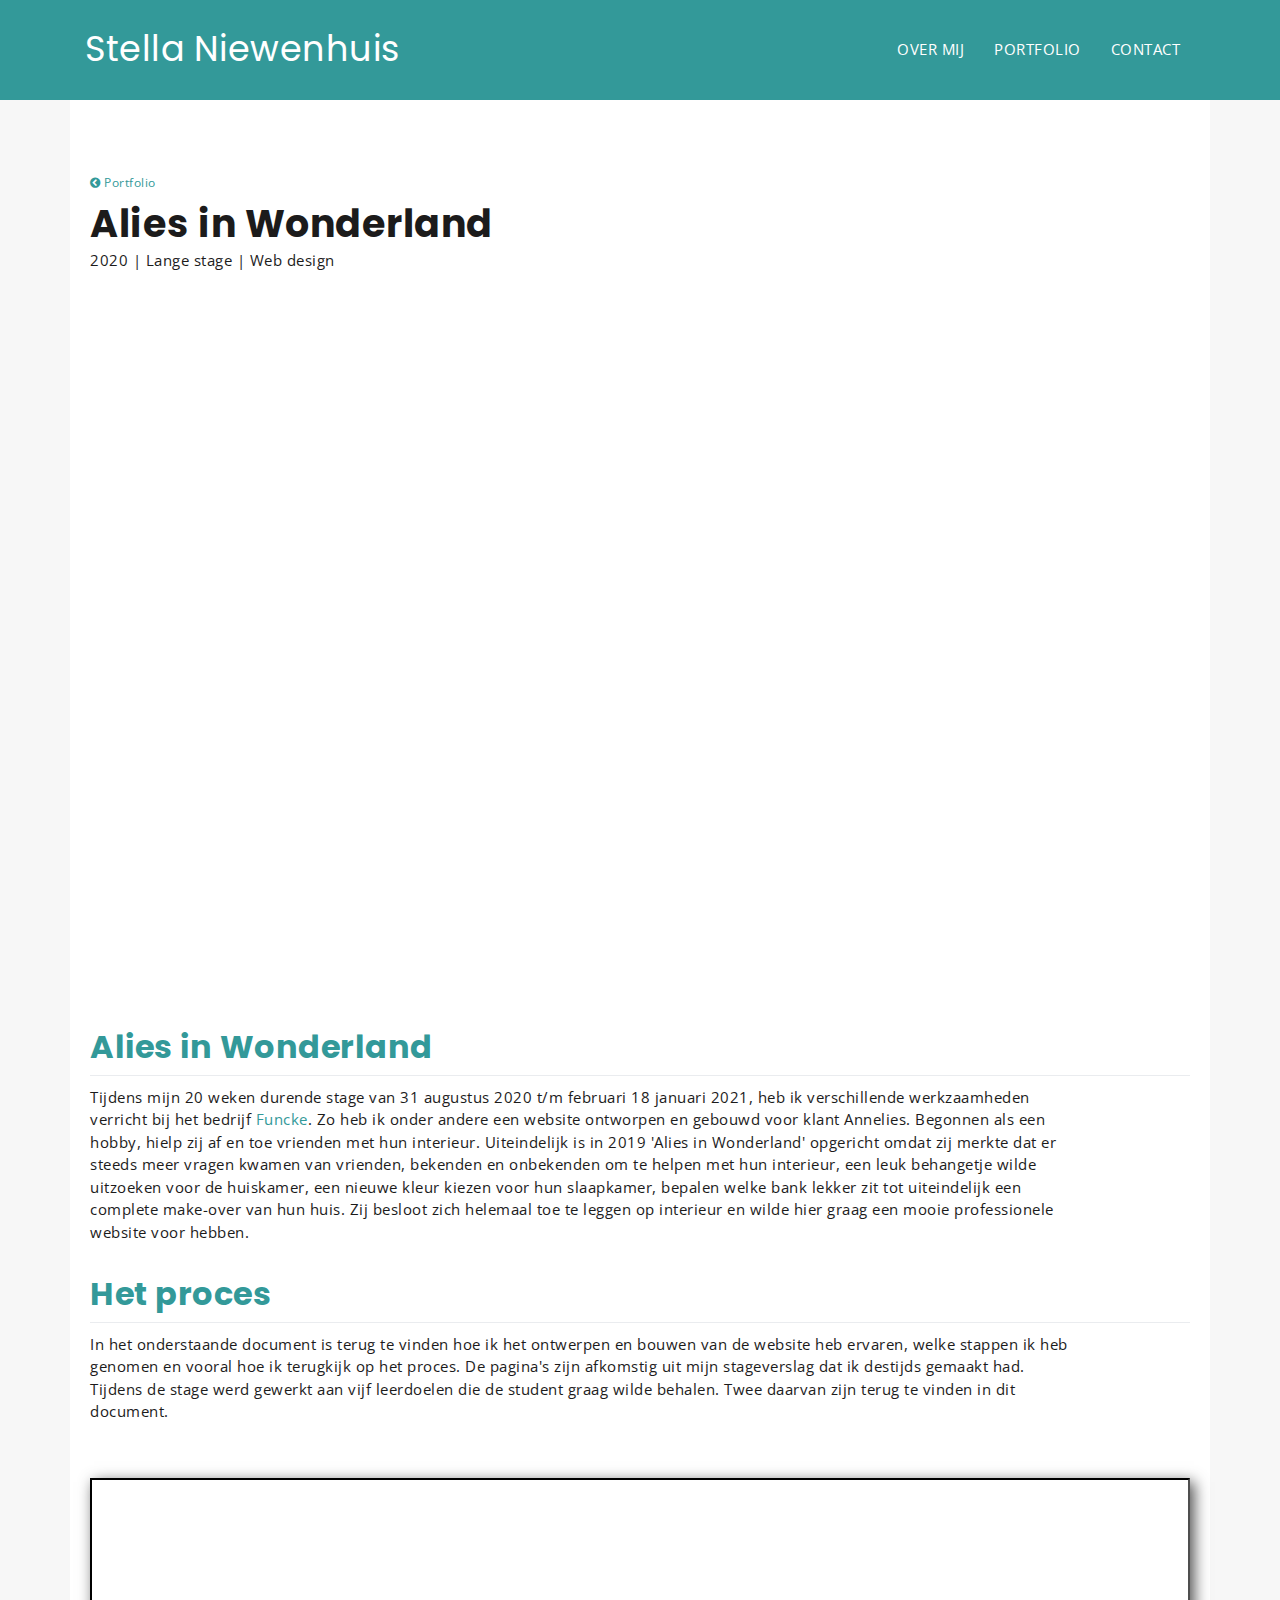
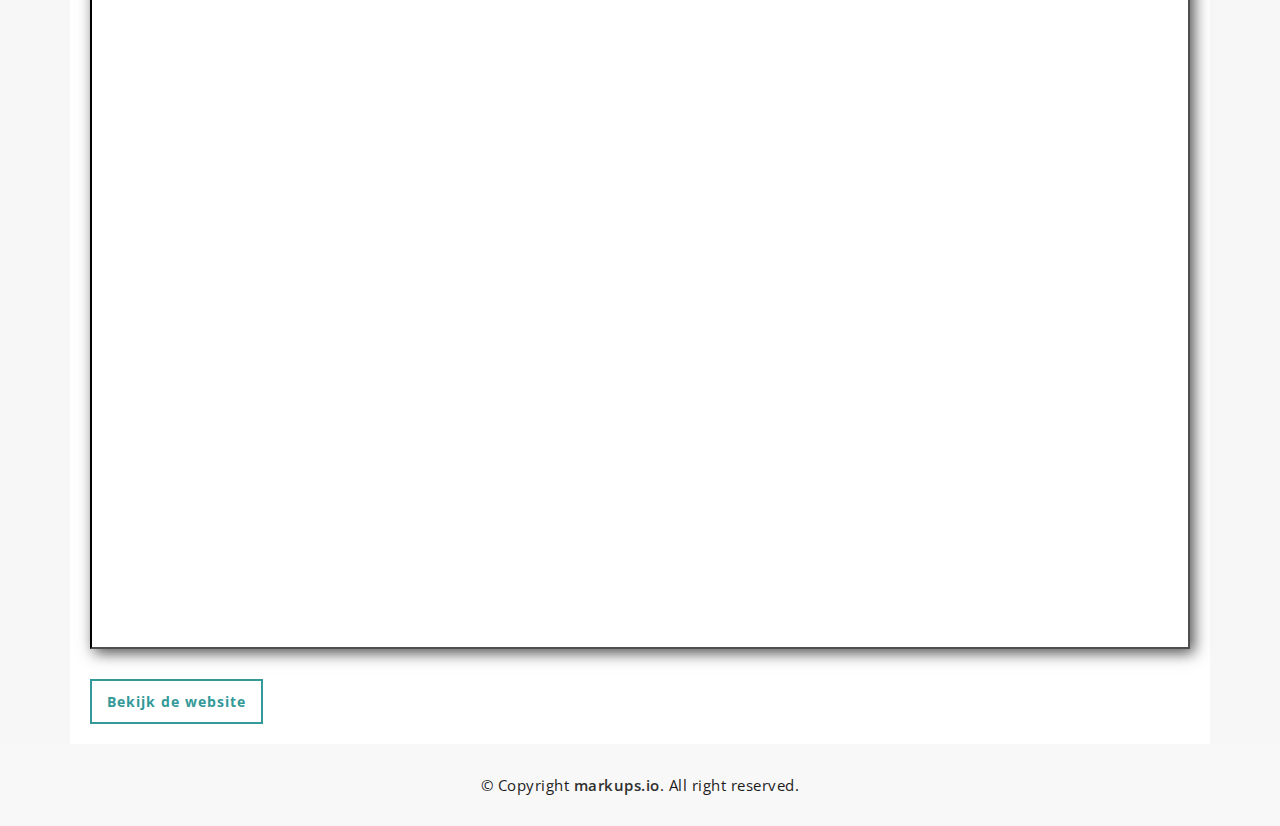
<file: alies.html>
<!DOCTYPE html>
<html lang="nl">

<head>
    <meta charset="utf-8">
    <meta http-equiv="X-UA-Compatible" content="IE=edge">
    <meta name="viewport" content="width=device-width, initial-scale=1">
    <!-- The above 3 meta tags *must* come first in the head; any other head content must come *after* these tags -->
    <title>Stella: Portfolio</title>
    <!-- Favicon -->
    <link rel="shortcut icon" type="image/icon" href="assets/images/favicon.ico" />
    <!-- Font Awesome -->
    <link href="https://maxcdn.bootstrapcdn.com/font-awesome/4.6.3/css/font-awesome.min.css" rel="stylesheet">
    <!-- Bootstrap -->
    <link href="assets/css/bootstrap.min.css" rel="stylesheet">
    <!-- Slick slider -->
    <link href="assets/css/slick.css" rel="stylesheet">
    <!-- Gallery Lightbox -->
    <link href="assets/css/magnific-popup.css" rel="stylesheet">
    <!-- Theme color -->
    <link id="switcher" href="assets/css/theme-color/default-theme.css" rel="stylesheet">

    <!-- Main Style -->
    <link href="style.css" rel="stylesheet">

    <!-- Fonts -->

    <!-- Open Sans for body font -->
    <link href="https://fonts.googleapis.com/css?family=Open+Sans:300,400,400i,600,700,800" rel="stylesheet">
    <!-- Poppins for Title -->
    <link href="https://fonts.googleapis.com/css?family=Poppins" rel="stylesheet">



    <!-- HTML5 shim and Respond.js for IE8 support of HTML5 elements and media queries -->
    <!-- WARNING: Respond.js doesn't work if you view the page via file:// -->
    <!--[if lt IE 9]>
      <script src="https://oss.maxcdn.com/html5shiv/3.7.2/html5shiv.min.js"></script>
      <script src="https://oss.maxcdn.com/respond/1.4.2/respond.min.js"></script>
    <![endif]-->
</head>

<body>

    <!-- Start Header -->
    <header id="mu-header" class="mu-header-work" role="banner">
        <div class="container">
            <nav class="navbar navbar-default mu-navbar">
                <div class="container-fluid">
                    <!-- Brand and toggle get grouped for better mobile display -->
                    <div class="navbar-header">
                        <button type="button" class="navbar-toggle collapsed" data-toggle="collapse" data-target="#bs-example-navbar-collapse-1" aria-expanded="false">
                            <span class="sr-only">Toggle navigation</span>
                            <span class="icon-bar"></span>
                            <span class="icon-bar"></span>
                            <span class="icon-bar"></span>
                        </button>

                        <!-- Text Logo -->
                        <a class="navbar-brand" href="index.html">Stella Niewenhuis</a>

                    </div>

                    <!-- Collect the nav links, forms, and other content for toggling -->
                    <div class="collapse navbar-collapse" id="bs-example-navbar-collapse-1">
                        <ul class="nav navbar-nav mu-menu navbar-right">
                            <!--                    <li><a href="#">HOME</a></li>-->
                            <li><a href="index.html#mu-about">OVER MIJ</a></li>
                            <!--                            <li><a href="/index.html#mu-service">SERVICES</a></li>-->
                            <li><a href="index.html#mu-portfolio">PORTFOLIO</a></li>
                            <!--                    <li><a href="#mu-testimonials">TESTIMONIALS</a></li>-->
                            <li><a href="index.html#mu-contact">CONTACT</a></li>
                        </ul>
                    </div><!-- /.navbar-collapse -->
                </div><!-- /.container-fluid -->
            </nav>
        </div>
    </header>
    <!-- End Header -->
    <!-- Start text work -->
    <main role="main">
        <!-- Start About -->
        <section id="mu-about">
            <div class="container">



                <div class="row">
                    <div class="col-md-12">


                        <div class="mu-about-content">
                            <div class="text-work">


                                <a href="index.html#mu-portfolio"><i class="fa fa-chevron-circle-left"></i> Portfolio</a>


                                <h1>Alies in Wonderland</h1>
                                <p>2020 | Lange stage | Web design</p>
                            </div>
                            <div style="position: relative; padding-bottom: 61.120543293718164%; height: 0;"><iframe src="https://www.youtube.com/embed/MW3WKpGxuX8" frameborder="0" webkitallowfullscreen mozallowfullscreen allowfullscreen style="position: absolute; top: 0; left: 0; width: 100%; height: 100%;"></iframe></div>


                            <br>
                            <br>
                            <h2>Alies in Wonderland</h2>
                            <p>Tijdens mijn 20 weken durende stage van 31 augustus 2020 t/m februari 18 januari 2021, heb ik verschillende werkzaamheden verricht bij het bedrijf
                                <a href="https://funcke.nl/" target="_blank" class="link">Funcke</a>. Zo heb ik onder andere een website ontworpen en gebouwd voor klant Annelies. Begonnen als een hobby, hielp zij af en toe vrienden met hun interieur. Uiteindelijk is in 2019 'Alies in Wonderland' opgericht omdat zij merkte dat er steeds meer vragen kwamen van vrienden, bekenden en onbekenden om te helpen met hun interieur, een leuk behangetje wilde uitzoeken voor de huiskamer, een nieuwe kleur kiezen voor hun slaapkamer, bepalen welke bank lekker zit tot uiteindelijk een complete make-over van hun huis. Zij besloot zich helemaal toe te leggen op interieur en wilde hier graag een mooie professionele website voor hebben. </p>
                            <br>
                            <h2>Het proces</h2>
                            <p>In het onderstaande document is terug te vinden hoe ik het ontwerpen en bouwen van de website heb ervaren, welke stappen ik heb genomen en vooral hoe ik terugkijk op het proces. De pagina's zijn afkomstig uit mijn stageverslag dat ik destijds gemaakt had. Tijdens de stage werd gewerkt aan vijf leerdoelen die de student graag wilde behalen. Twee daarvan zijn terug te vinden in dit document.</p>
                            <br>
                            <br>

                            <!--                           bron: /*https://codepen.io/alxfyv/pen/qQEPxP*/-->
                            <div id="Iframe-Master-CC-and-Rs" class=" set-padding set-border set-box-shadow center-block-horiz">
                                <div class="responsive-wrapper
     responsive-wrapper-wxh-572x612" style="-webkit-overflow-scrolling: touch; overflow: auto;">

                                    <iframe src="assets/media/alies-in-wonderland.pdf">
                                        <p style="font-size: 110%;"><em><strong>ERROR: </strong>
                                                An &#105;frame should be displayed here but your browser version does not support &#105;frames. </em>Please update your browser to its most recent version and try again.</p>
                                    </iframe>


                                </div>

                            </div>
                            <a href="https://www.aliesinwonderland-interieur.nl/" target="_blank" class="mu-resume-btn">Bekijk de website</a>

                        </div>



                    </div>
                </div>
            </div>
        </section>
    </main>
    <!-- Start footer -->
    <footer id="mu-footer" role="contentinfo">
        <div class="container">
            <div class="mu-footer-area">
                <p class="mu-copy-right">&copy; Copyright <a rel="nofollow" href="http://markups.io">markups.io</a>. All right reserved.</p>
            </div>
        </div>

    </footer>
    <!-- End footer -->



    <!-- jQuery library -->
    <script src="https://ajax.googleapis.com/ajax/libs/jquery/1.11.3/jquery.min.js"></script>
    <!-- Include all compiled plugins (below), or include individual files as needed -->
    <!-- Bootstrap -->
    <script src="assets/js/bootstrap.min.js"></script>
    <!-- Slick slider -->
    <script type="text/javascript" src="assets/js/slick.min.js"></script>
    <!-- Filterable Gallery js -->
    <script type="text/javascript" src="assets/js/jquery.filterizr.min.js"></script>
    <!-- Gallery Lightbox -->
    <script type="text/javascript" src="assets/js/jquery.magnific-popup.min.js"></script>
    <!-- Ajax contact form  -->
    <script type="text/javascript" src="assets/js/app.js"></script>
    <!-- Featured Slider -->
    <script type="text/javascript" src="assets/js/typed.min.js"></script>
    <!-- On scroll JS  -->
    <script src="assets/js/jquery.appear.js"></script>
    <!-- Progress Bar -->
    <script type="text/javascript" src="assets/js/jquery.lineProgressbar.js"></script>


    <!-- Custom js -->
    <script type="text/javascript" src="assets/js/custom.js"></script>




</body>

</html>
</file>
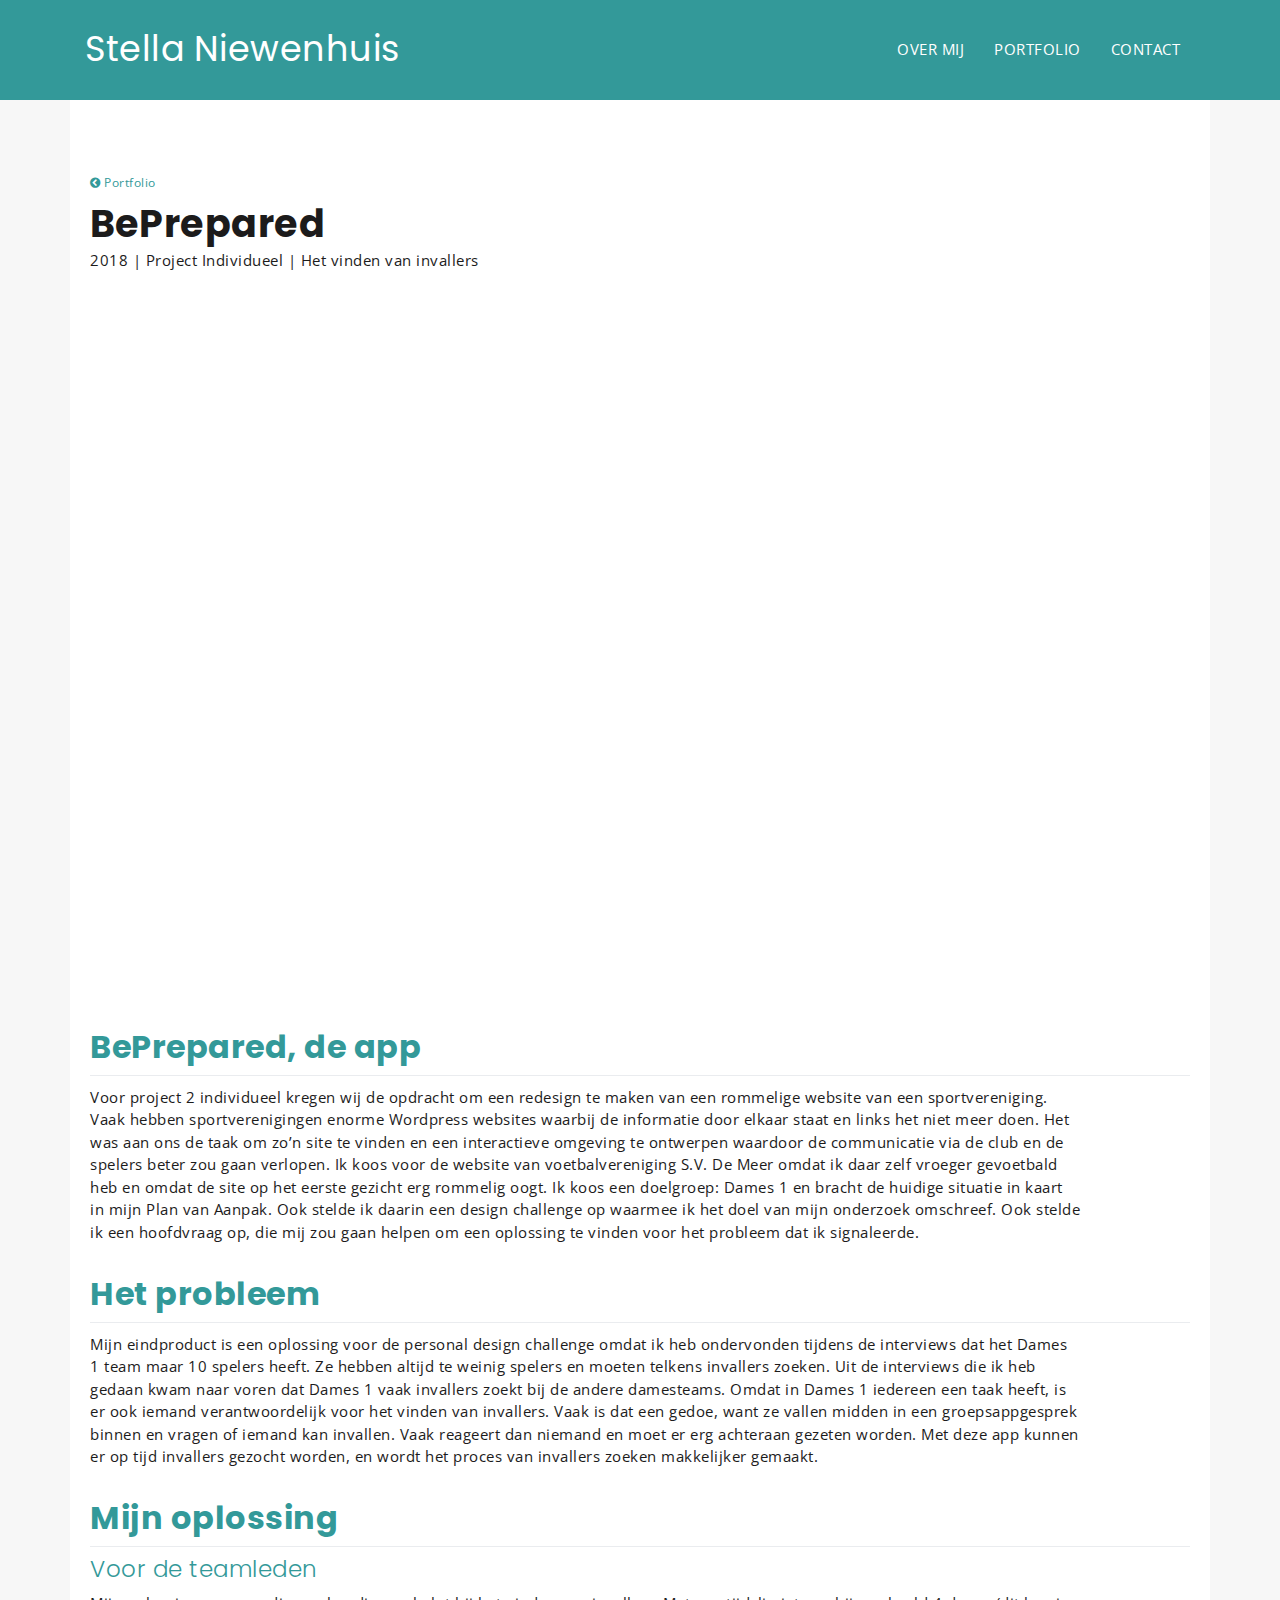
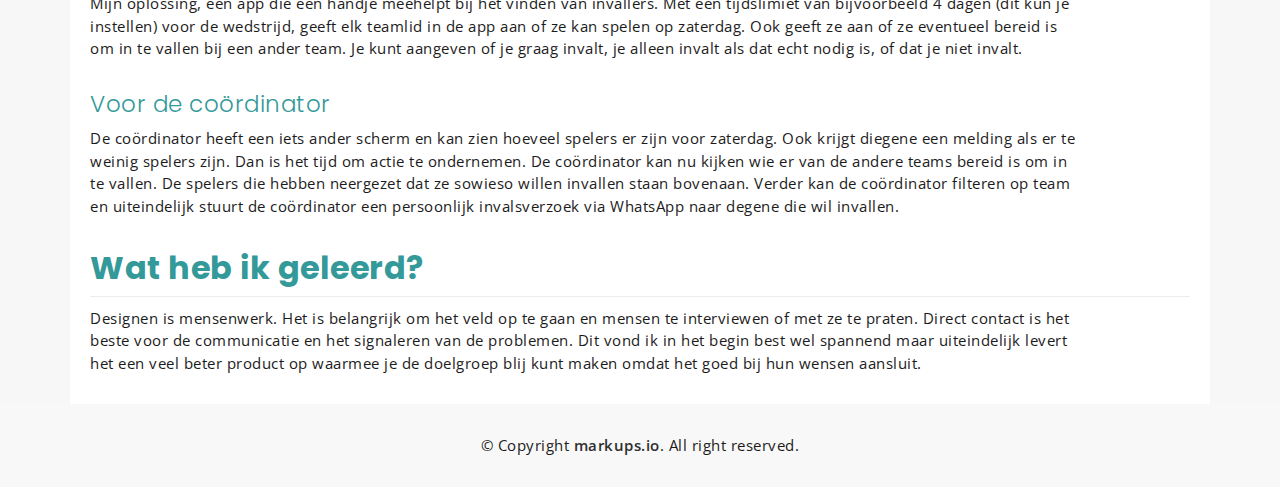
<file: beprepared.html>
<!DOCTYPE html>
<html lang="nl">

<head>
    <meta charset="utf-8">
    <meta http-equiv="X-UA-Compatible" content="IE=edge">
    <meta name="viewport" content="width=device-width, initial-scale=1">
    <!-- The above 3 meta tags *must* come first in the head; any other head content must come *after* these tags -->
    <title>Stella: Portfolio</title>
    <!-- Favicon -->
    <link rel="shortcut icon" type="image/icon" href="assets/images/favicon.ico" />
    <!-- Font Awesome -->
    <link href="https://maxcdn.bootstrapcdn.com/font-awesome/4.6.3/css/font-awesome.min.css" rel="stylesheet">
    <!-- Bootstrap -->
    <link href="assets/css/bootstrap.min.css" rel="stylesheet">
    <!-- Slick slider -->
    <link href="assets/css/slick.css" rel="stylesheet">
    <!-- Gallery Lightbox -->
    <link href="assets/css/magnific-popup.css" rel="stylesheet">
    <!-- Theme color -->
    <link id="switcher" href="assets/css/theme-color/default-theme.css" rel="stylesheet">

    <!-- Main Style -->
    <link href="style.css" rel="stylesheet">

    <!-- Fonts -->

    <!-- Open Sans for body font -->
    <link href="https://fonts.googleapis.com/css?family=Open+Sans:300,400,400i,600,700,800" rel="stylesheet">
    <!-- Poppins for Title -->
    <link href="https://fonts.googleapis.com/css?family=Poppins" rel="stylesheet">



    <!-- HTML5 shim and Respond.js for IE8 support of HTML5 elements and media queries -->
    <!-- WARNING: Respond.js doesn't work if you view the page via file:// -->
    <!--[if lt IE 9]>
      <script src="https://oss.maxcdn.com/html5shiv/3.7.2/html5shiv.min.js"></script>
      <script src="https://oss.maxcdn.com/respond/1.4.2/respond.min.js"></script>
    <![endif]-->
</head>

<body>

    <!-- Start Header -->
    <header id="mu-header" class="mu-header-work" role="banner">
        <div class="container">
            <nav class="navbar navbar-default mu-navbar">
                <div class="container-fluid">
                    <!-- Brand and toggle get grouped for better mobile display -->
                    <div class="navbar-header">
                        <button type="button" class="navbar-toggle collapsed" data-toggle="collapse" data-target="#bs-example-navbar-collapse-1" aria-expanded="false">
                            <span class="sr-only">Toggle navigation</span>
                            <span class="icon-bar"></span>
                            <span class="icon-bar"></span>
                            <span class="icon-bar"></span>
                        </button>

                        <!-- Text Logo -->
                        <a class="navbar-brand" href="index.html">Stella Niewenhuis</a>

                    </div>

                    <!-- Collect the nav links, forms, and other content for toggling -->
                    <div class="collapse navbar-collapse" id="bs-example-navbar-collapse-1">
                        <ul class="nav navbar-nav mu-menu navbar-right">
                            <!--                    <li><a href="#">HOME</a></li>-->
                            <li><a href="index.html#mu-about">OVER MIJ</a></li>
                            <!--                            <li><a href="/index.html#mu-service">SERVICES</a></li>-->
                            <li><a href="index.html#mu-portfolio">PORTFOLIO</a></li>
                            <!--                    <li><a href="#mu-testimonials">TESTIMONIALS</a></li>-->
                            <li><a href="index.html#mu-contact">CONTACT</a></li>
                        </ul>
                    </div><!-- /.navbar-collapse -->
                </div><!-- /.container-fluid -->
            </nav>
        </div>
    </header>
    <!-- End Header -->
    <!-- Start text work -->
    <main role="main">
        <!-- Start About -->
        <section id="mu-about">
            <div class="container">




                <div class="mu-about-content">
                    <div class="row">
                        <div class="col-md-12">


                            <div class="text-work">


                                <a href="index.html#mu-portfolio"><i class="fa fa-chevron-circle-left"></i> Portfolio</a>


                                <h1>BePrepared</h1>
                                <p>2018 | Project Individueel | Het vinden van invallers </p>
                            </div>
                            <div style="position: relative; padding-bottom: 61.120543293718164%; height: 0;"><iframe src="https://www.youtube.com/embed/7h0DDsKLP94" frameborder="0" webkitallowfullscreen mozallowfullscreen allowfullscreen style="position: absolute; top: 0; left: 0; width: 100%; height: 100%;"></iframe></div>
                            <br>
                            <br>
                            <h2>BePrepared, de app</h2>
                            <p>Voor project 2 individueel kregen wij de opdracht om een redesign te maken van een rommelige website van een sportvereniging. Vaak hebben sportverenigingen enorme Wordpress websites waarbij de informatie door elkaar staat en links het niet meer doen. Het was aan ons de taak om zo’n site te vinden en een interactieve omgeving te ontwerpen waardoor de communicatie via de club en de spelers beter zou gaan verlopen. Ik koos voor de website van voetbalvereniging S.V. De Meer omdat ik daar zelf vroeger gevoetbald heb en omdat de site op het eerste gezicht erg rommelig oogt.
                                Ik koos een doelgroep: Dames 1 en bracht de huidige situatie in kaart in mijn Plan van Aanpak. Ook stelde ik daarin een design challenge op waarmee ik het doel van mijn onderzoek omschreef. Ook stelde ik een hoofdvraag op, die mij zou gaan helpen om een oplossing te vinden voor het probleem dat ik signaleerde.</p>
                            <br>
                            <h2>Het probleem</h2>
                            <p>Mijn eindproduct is een oplossing voor de personal design challenge omdat ik heb ondervonden tijdens de interviews dat het Dames 1 team maar 10 spelers heeft. Ze hebben altijd te weinig spelers en moeten telkens invallers zoeken. Uit de interviews die ik heb gedaan kwam naar voren dat Dames 1 vaak invallers zoekt bij de andere damesteams. Omdat in Dames 1 iedereen een taak heeft, is er ook iemand verantwoordelijk voor het vinden van invallers. Vaak is dat een gedoe, want ze vallen midden in een groepsappgesprek binnen en vragen of iemand kan invallen. Vaak reageert dan niemand en moet er erg achteraan gezeten worden. Met deze app kunnen er op tijd invallers gezocht worden, en wordt het proces van invallers zoeken makkelijker gemaakt.</p>
                            <br>
                            <h2>Mijn oplossing</h2>

                            <h3 id="kopjes">Voor de teamleden</h3>
                            <p>Mijn oplossing, een app die een handje meehelpt bij het vinden van invallers. Met een tijdslimiet van bijvoorbeeld 4 dagen (dit kun je instellen) voor de wedstrijd, geeft elk teamlid in de app aan of ze kan spelen op zaterdag. Ook geeft ze aan of ze eventueel bereid is om in te vallen bij een ander team. Je kunt aangeven of je graag invalt, je alleen invalt als dat echt nodig is, of dat je niet invalt.
                                <br>
                                <br>
                                <h3 id="kopjes">Voor de coördinator </h3>
                                <p>De coördinator heeft een iets ander scherm en kan zien hoeveel spelers er zijn voor zaterdag. Ook krijgt diegene een melding als er te weinig spelers zijn. Dan is het tijd om actie te ondernemen. De coördinator kan nu kijken wie er van de andere teams bereid is om in te vallen. De spelers die hebben neergezet dat ze sowieso willen invallen staan bovenaan. Verder kan de coördinator filteren op team en uiteindelijk stuurt de coördinator een persoonlijk invalsverzoek via WhatsApp naar degene die wil invallen.</p>
                                <br>
                                <h2>Wat heb ik geleerd?</h2>
                                <p>Designen is mensenwerk. Het is belangrijk om het veld op te gaan en mensen te interviewen of met ze te praten. Direct contact is het beste voor de communicatie en het signaleren van de problemen. Dit vond ik in het begin best wel spannend maar uiteindelijk levert het een veel beter product op waarmee je de doelgroep blij kunt maken omdat het goed bij hun wensen aansluit. </p>

                        </div>
                    </div>
                </div>

            </div>



        </section>

    </main>

    <!-- Start footer -->
    <footer id="mu-footer" role="contentinfo">
        <div class="container">
            <div class="mu-footer-area">
                <p class="mu-copy-right">&copy; Copyright <a rel="nofollow" href="http://markups.io">markups.io</a>. All right reserved.</p>
            </div>
        </div>

    </footer>
    <!-- End footer -->



    <!-- jQuery library -->
    <script src="https://ajax.googleapis.com/ajax/libs/jquery/1.11.3/jquery.min.js"></script>
    <!-- Include all compiled plugins (below), or include individual files as needed -->
    <!-- Bootstrap -->
    <script src="assets/js/bootstrap.min.js"></script>
    <!-- Slick slider -->
    <script type="text/javascript" src="assets/js/slick.min.js"></script>
    <!-- Filterable Gallery js -->
    <script type="text/javascript" src="assets/js/jquery.filterizr.min.js"></script>
    <!-- Gallery Lightbox -->
    <script type="text/javascript" src="assets/js/jquery.magnific-popup.min.js"></script>
    <!-- Ajax contact form  -->
    <script type="text/javascript" src="assets/js/app.js"></script>
    <!-- Featured Slider -->
    <script type="text/javascript" src="assets/js/typed.min.js"></script>
    <!-- On scroll JS  -->
    <script src="assets/js/jquery.appear.js"></script>
    <!-- Progress Bar -->
    <script type="text/javascript" src="assets/js/jquery.lineProgressbar.js"></script>


    <!-- Custom js -->
    <script type="text/javascript" src="assets/js/custom.js"></script>


</body>

</html>
</file>
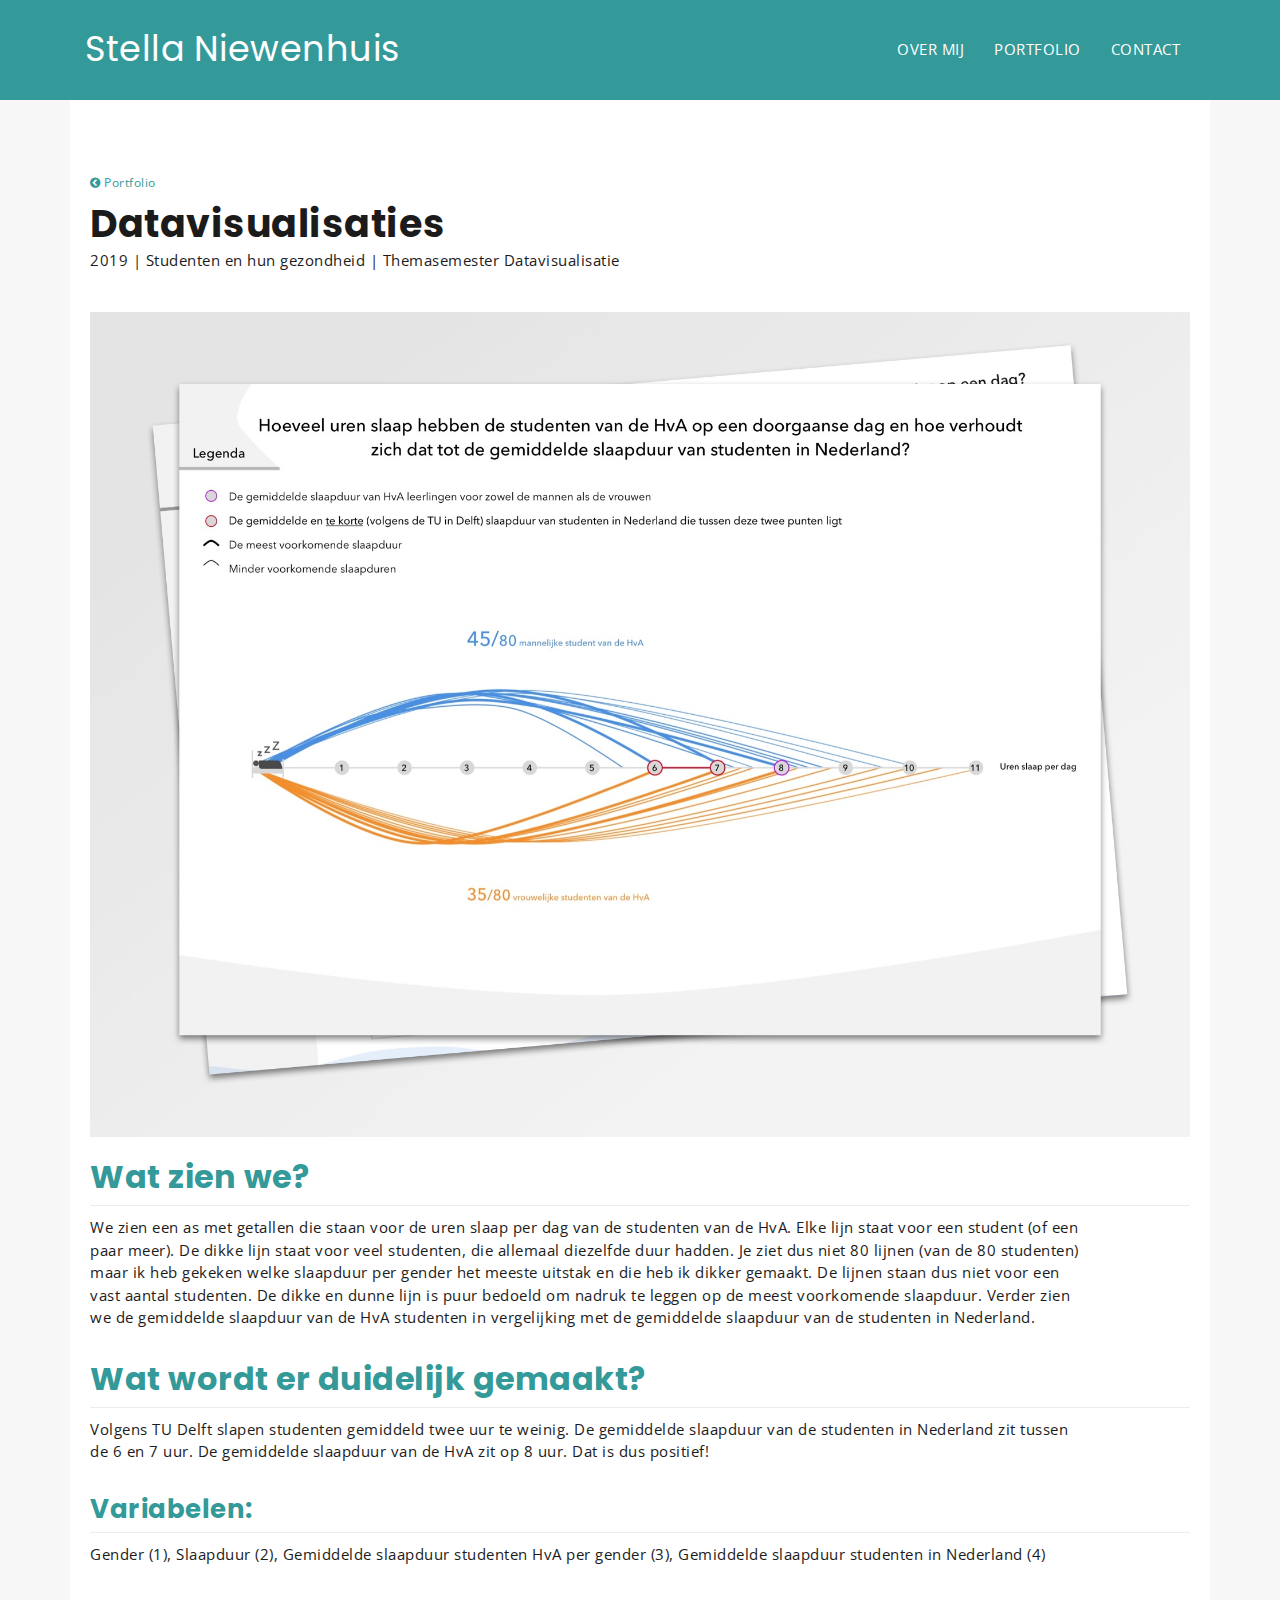
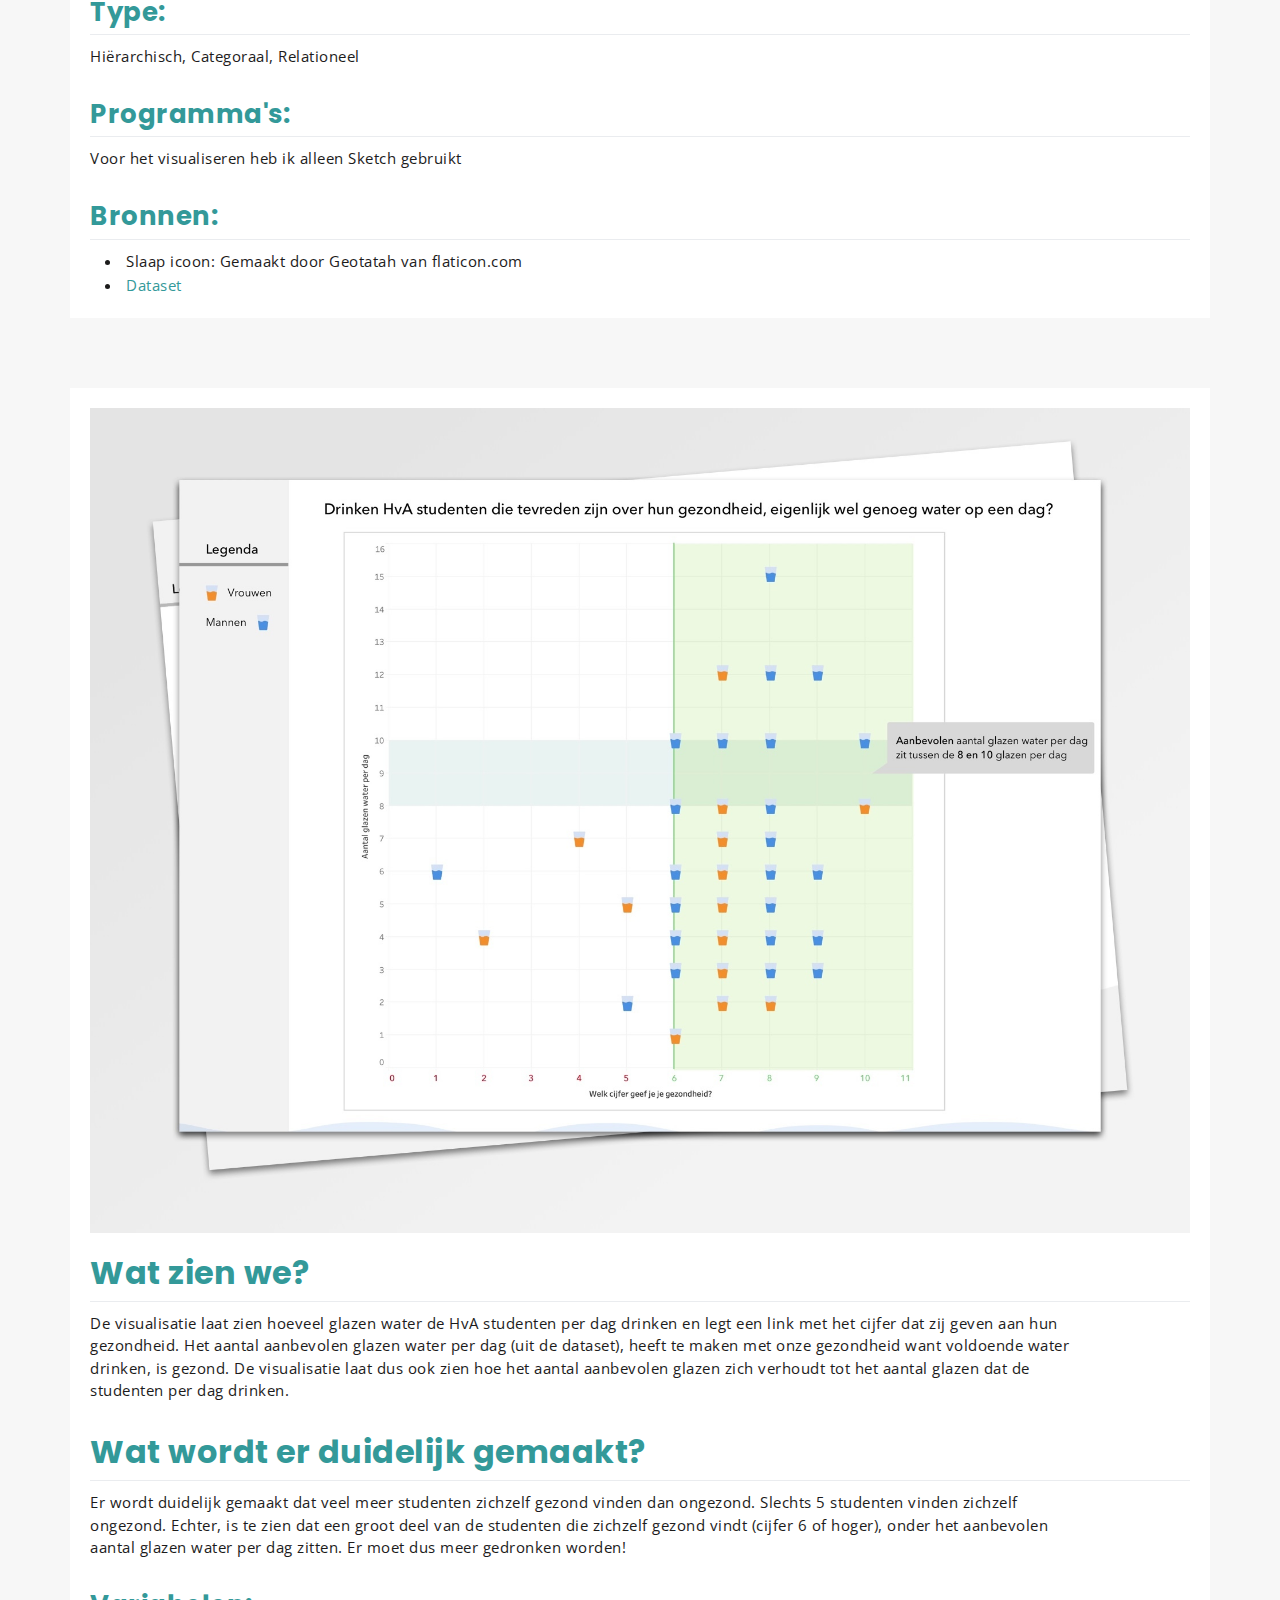
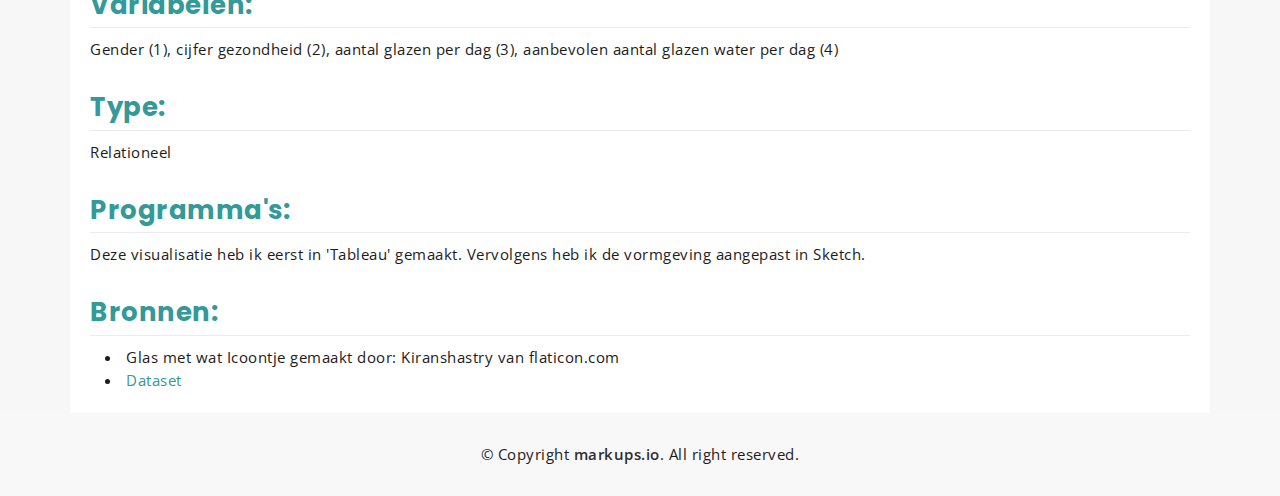
<file: datavis.html>
<!DOCTYPE html>
<html lang="nl">

<head>
    <meta charset="utf-8">
    <meta http-equiv="X-UA-Compatible" content="IE=edge">
    <meta name="viewport" content="width=device-width, initial-scale=1">
    <!-- The above 3 meta tags *must* come first in the head; any other head content must come *after* these tags -->
    <title>Stella: Portfolio</title>
    <!-- Favicon -->
    <link rel="shortcut icon" type="image/icon" href="assets/images/favicon.ico" />
    <!-- Font Awesome -->
    <link href="https://maxcdn.bootstrapcdn.com/font-awesome/4.6.3/css/font-awesome.min.css" rel="stylesheet">
    <!-- Bootstrap -->
    <link href="assets/css/bootstrap.min.css" rel="stylesheet">
    <!-- Slick slider -->
    <link href="assets/css/slick.css" rel="stylesheet">
    <!-- Gallery Lightbox -->
    <link href="assets/css/magnific-popup.css" rel="stylesheet">
    <!-- Theme color -->
    <link id="switcher" href="assets/css/theme-color/default-theme.css" rel="stylesheet">

    <!-- Main Style -->
    <link href="style.css" rel="stylesheet">

    <!-- Fonts -->

    <!-- Open Sans for body font -->
    <link href="https://fonts.googleapis.com/css?family=Open+Sans:300,400,400i,600,700,800" rel="stylesheet">
    <!-- Poppins for Title -->
    <link href="https://fonts.googleapis.com/css?family=Poppins" rel="stylesheet">



    <!-- HTML5 shim and Respond.js for IE8 support of HTML5 elements and media queries -->
    <!-- WARNING: Respond.js doesn't work if you view the page via file:// -->
    <!--[if lt IE 9]>
      <script src="https://oss.maxcdn.com/html5shiv/3.7.2/html5shiv.min.js"></script>
      <script src="https://oss.maxcdn.com/respond/1.4.2/respond.min.js"></script>
    <![endif]-->
</head>

<body>

    <!-- Start Header -->
    <header id="mu-header" class="mu-header-work" role="banner">
        <div class="container">
            <nav class="navbar navbar-default mu-navbar">
                <div class="container-fluid">
                    <!-- Brand and toggle get grouped for better mobile display -->
                    <div class="navbar-header">
                        <button type="button" class="navbar-toggle collapsed" data-toggle="collapse" data-target="#bs-example-navbar-collapse-1" aria-expanded="false">
                            <span class="sr-only">Toggle navigation</span>
                            <span class="icon-bar"></span>
                            <span class="icon-bar"></span>
                            <span class="icon-bar"></span>
                        </button>

                        <!-- Text Logo -->
                        <a class="navbar-brand" href="index.html">Stella Niewenhuis</a>

                    </div>

                    <!-- Collect the nav links, forms, and other content for toggling -->
                    <div class="collapse navbar-collapse" id="bs-example-navbar-collapse-1">
                        <ul class="nav navbar-nav mu-menu navbar-right">
                            <!--                    <li><a href="#">HOME</a></li>-->
                            <li><a href="index.html#mu-about">OVER MIJ</a></li>
                            <!--                            <li><a href="/index.html#mu-service">SERVICES</a></li>-->
                            <li><a href="index.html#mu-portfolio">PORTFOLIO</a></li>
                            <!--                    <li><a href="#mu-testimonials">TESTIMONIALS</a></li>-->
                            <li><a href="index.html#mu-contact">CONTACT</a></li>
                        </ul>
                    </div><!-- /.navbar-collapse -->
                </div><!-- /.container-fluid -->
            </nav>
        </div>
    </header>
    <!-- End Header -->
    <!-- Start text work -->
    <main role="main">
        <!-- Start About -->
        <section id="mu-about">
            <div class="container">



                <div class="row">
                    <div class="col-md-12">


                        <div class="mu-about-content">
                            <div class="text-work">


                                <a href="index.html#mu-portfolio"><i class="fa fa-chevron-circle-left"></i> Portfolio</a>


                                <h1>Datavisualisaties</h1>
                                <p>2019 | Studenten en hun gezondheid | Themasemester Datavisualisatie </p>
                            </div>
                            <img src="assets/images/portfolio/img8.jpeg" alt="datavisualisatie">
                            <br>
                            <br>
                            <h2>Wat zien we?</h2>
                            <p>
                                We zien een as met getallen die staan voor de uren slaap per dag van de studenten van de HvA. Elke lijn staat voor een student (of een paar meer). De dikke lijn staat voor veel studenten, die allemaal diezelfde duur hadden. Je ziet dus niet 80 lijnen (van de 80 studenten) maar ik heb gekeken welke slaapduur per gender het meeste uitstak en die heb ik dikker gemaakt. De lijnen staan dus niet voor een vast aantal studenten. De dikke en dunne lijn is puur bedoeld om nadruk te leggen op de meest voorkomende slaapduur. Verder zien we de gemiddelde slaapduur van de HvA studenten in vergelijking met de gemiddelde slaapduur van de studenten in Nederland.</p>
                            <br>
                            <h2>Wat wordt er duidelijk gemaakt?</h2>
                            <p>Volgens TU Delft slapen studenten gemiddeld twee uur te weinig. De gemiddelde slaapduur van de studenten in Nederland zit tussen de 6 en 7 uur. De gemiddelde slaapduur van de HvA zit op 8 uur. Dat is dus positief!</p>
                            <br>
                            <h3>Variabelen:</h3>
                            <p>Gender (1), Slaapduur (2), Gemiddelde slaapduur studenten HvA per gender (3), Gemiddelde slaapduur studenten in Nederland (4)</p>
                            <br>
                            <h3>Type:</h3>
                            <p>Hiërarchisch, Categoraal, Relationeel </p>
                            <br>
                            <h3>Programma's:</h3>
                            <p> Voor het visualiseren heb ik alleen Sketch gebruikt </p>
                            <br>
                            <h3>Bronnen:</h3>
                            <ul>
                                <li>
                                    Slaap icoon: Gemaakt door Geotatah van flaticon.com
                                </li>
                                <li>
                                    <a href src="https://www.delta.tudelft.nl/article/studenten-slapen-veel-te-weinig#targetText=Studenten%20slapen%20naar%20schatting%20per,zes%20%C3%A2%20zeven%20uur%20halenl/" target="_blank" class="link">Dataset</a>
                                </li>
                            </ul>
                        </div>
                    </div>
                </div>
            </div>
        </section>

        <section id="mu-about">
            <div class="container">
                <div class="row">
                    <div class="col-md-12">

                        <div class="mu-about-content">
                            <img src="assets/images/portfolio/img13.jpeg" alt="datavisualisatie">
                            <br>
                            <br>
                            <h2>Wat zien we?</h2>
                            <p>
                                De visualisatie laat zien hoeveel glazen water de HvA studenten per dag drinken en legt een link met het cijfer dat zij geven aan hun gezondheid. Het aantal aanbevolen glazen water per dag (uit de dataset), heeft te maken met onze gezondheid want voldoende water drinken, is gezond. De visualisatie laat dus ook zien hoe het aantal aanbevolen glazen zich verhoudt tot het aantal glazen dat de studenten per dag drinken.</p>
                            <br>
                            <h2>Wat wordt er duidelijk gemaakt?</h2>
                            <p>Er wordt duidelijk gemaakt dat veel meer studenten zichzelf gezond vinden dan ongezond. Slechts 5 studenten vinden zichzelf ongezond. Echter, is te zien dat een groot deel van de studenten die zichzelf gezond vindt (cijfer 6 of hoger), onder het aanbevolen aantal glazen water per dag zitten. Er moet dus meer gedronken worden!</p>
                            <br>
                            <h3>Variabelen:</h3>
                            <p>Gender (1), cijfer gezondheid (2), aantal glazen per dag (3), aanbevolen aantal glazen water per dag (4)</p>
                            <br>
                            <h3>Type:</h3>
                            <p>Relationeel </p>
                            <br>
                            <h3>Programma's:</h3>
                            <p> Deze visualisatie heb ik eerst in 'Tableau' gemaakt. Vervolgens heb ik de vormgeving aangepast in Sketch. </p>
                            <br>
                            <h3>Bronnen:</h3>
                            <ul>
                                <li>
                                    Glas met wat Icoontje gemaakt door: Kiranshastry van flaticon.com
                                </li>
                                <li>
                                    <a href="https://www.krnwtr.nl/hoeveel-liter-water-mag-je-per-dag-drinken/#targetText=Je%20moet%20ongeveer%202%20liter,in%20porties%20van%20250%2D500ml/" target="_blank" class="link">Dataset</a>

                                </li>
                            </ul>


                        </div>
                    </div>
                </div>
            </div>
        </section>

    </main>
    <!-- Start footer -->
    <footer id="mu-footer" role="contentinfo">
        <div class="container">
            <div class="mu-footer-area">
                <p class="mu-copy-right">&copy; Copyright <a rel="nofollow" href="http://markups.io">markups.io</a>. All right reserved.</p>
            </div>
        </div>

    </footer>
    <!-- End footer -->



    <!-- jQuery library -->
    <script src="https://ajax.googleapis.com/ajax/libs/jquery/1.11.3/jquery.min.js"></script>
    <!-- Include all compiled plugins (below), or include individual files as needed -->
    <!-- Bootstrap -->
    <script src="assets/js/bootstrap.min.js"></script>
    <!-- Slick slider -->
    <script type="text/javascript" src="assets/js/slick.min.js"></script>
    <!-- Filterable Gallery js -->
    <script type="text/javascript" src="assets/js/jquery.filterizr.min.js"></script>
    <!-- Gallery Lightbox -->
    <script type="text/javascript" src="assets/js/jquery.magnific-popup.min.js"></script>
    <!-- Ajax contact form  -->
    <script type="text/javascript" src="assets/js/app.js"></script>
    <!-- Featured Slider -->
    <script type="text/javascript" src="assets/js/typed.min.js"></script>
    <!-- On scroll JS  -->
    <script src="assets/js/jquery.appear.js"></script>
    <!-- Progress Bar -->
    <script type="text/javascript" src="assets/js/jquery.lineProgressbar.js"></script>


    <!-- Custom js -->
    <script type="text/javascript" src="assets/js/custom.js"></script>




</body>

</html>
</file>
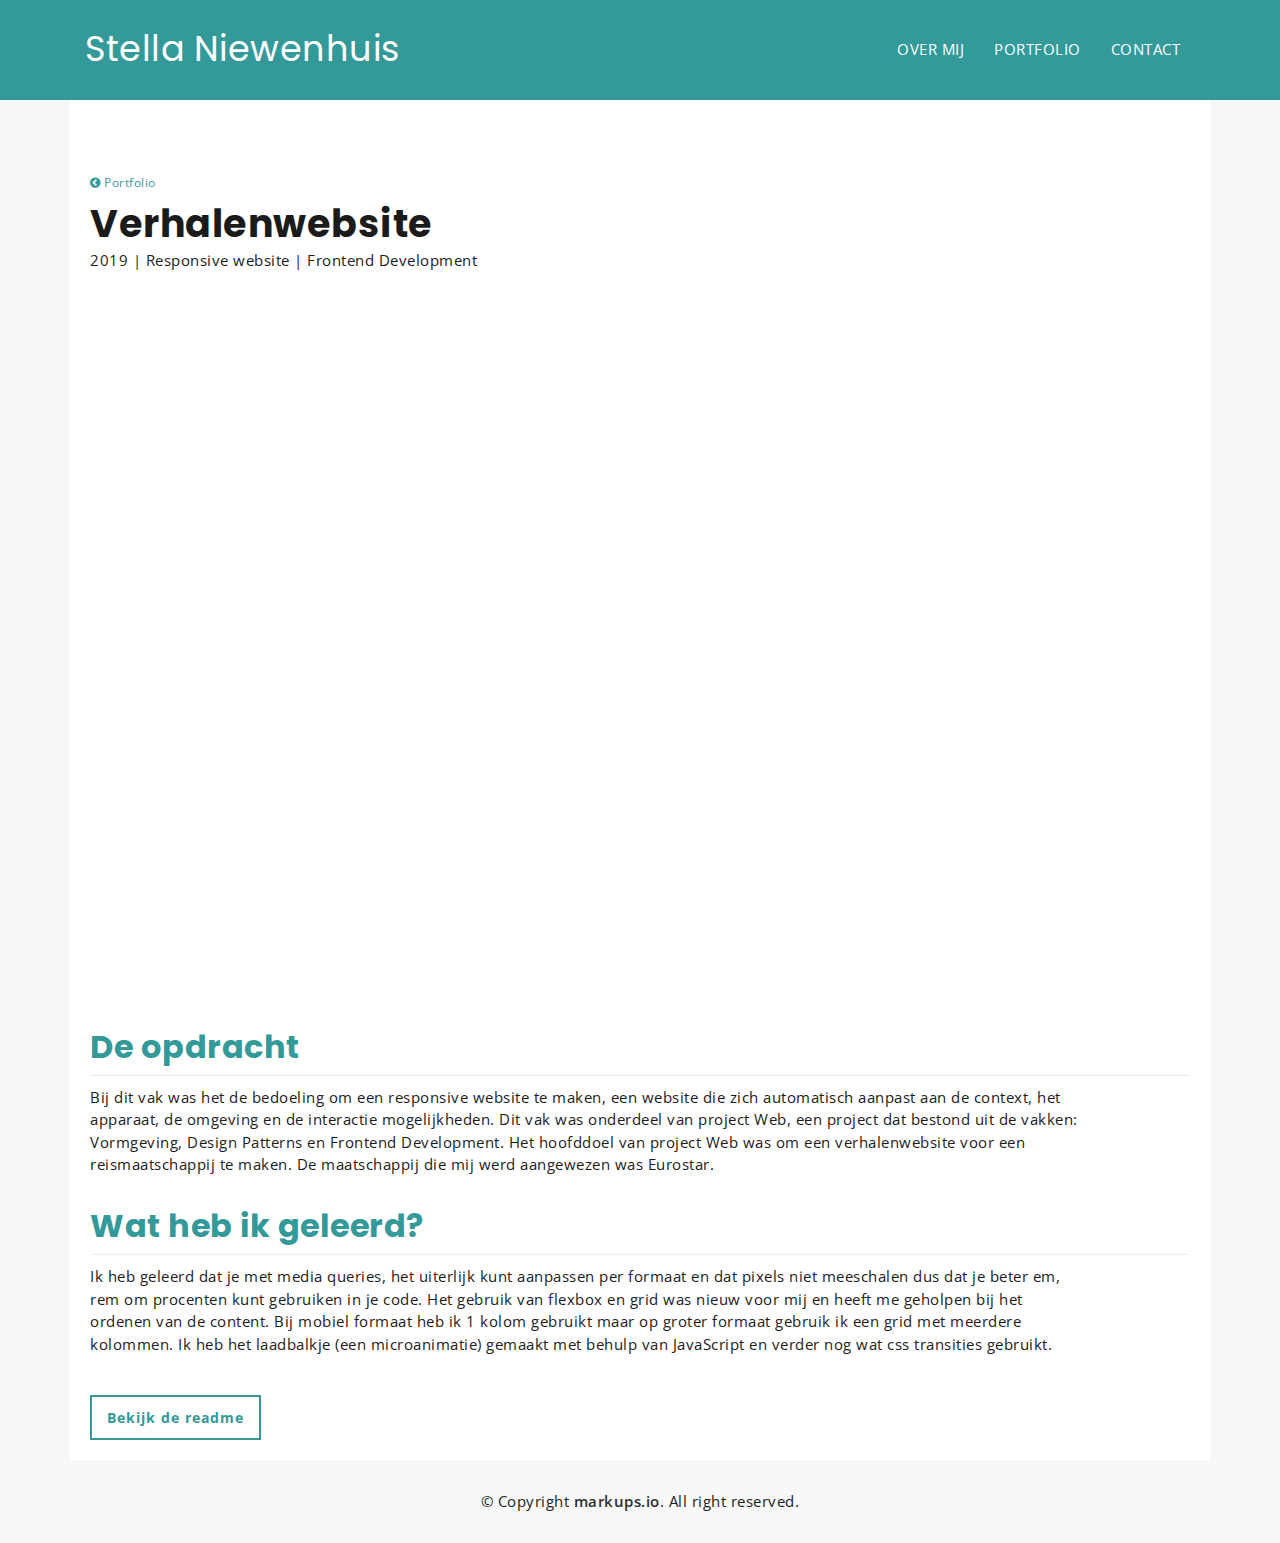
<file: frontend.html>
<!DOCTYPE html>
<html lang="nl">

<head>
    <meta charset="utf-8">
    <meta http-equiv="X-UA-Compatible" content="IE=edge">
    <meta name="viewport" content="width=device-width, initial-scale=1">
    <!-- The above 3 meta tags *must* come first in the head; any other head content must come *after* these tags -->
    <title>Stella: Portfolio</title>
    <!-- Favicon -->
    <link rel="shortcut icon" type="image/icon" href="assets/images/favicon.ico" />
    <!-- Font Awesome -->
    <link href="https://maxcdn.bootstrapcdn.com/font-awesome/4.6.3/css/font-awesome.min.css" rel="stylesheet">
    <!-- Bootstrap -->
    <link href="assets/css/bootstrap.min.css" rel="stylesheet">
    <!-- Slick slider -->
    <link href="assets/css/slick.css" rel="stylesheet">
    <!-- Gallery Lightbox -->
    <link href="assets/css/magnific-popup.css" rel="stylesheet">
    <!-- Theme color -->
    <link id="switcher" href="assets/css/theme-color/default-theme.css" rel="stylesheet">

    <!-- Main Style -->
    <link href="style.css" rel="stylesheet">

    <!-- Fonts -->

    <!-- Open Sans for body font -->
    <link href="https://fonts.googleapis.com/css?family=Open+Sans:300,400,400i,600,700,800" rel="stylesheet">
    <!-- Poppins for Title -->
    <link href="https://fonts.googleapis.com/css?family=Poppins" rel="stylesheet">



    <!-- HTML5 shim and Respond.js for IE8 support of HTML5 elements and media queries -->
    <!-- WARNING: Respond.js doesn't work if you view the page via file:// -->
    <!--[if lt IE 9]>
      <script src="https://oss.maxcdn.com/html5shiv/3.7.2/html5shiv.min.js"></script>
      <script src="https://oss.maxcdn.com/respond/1.4.2/respond.min.js"></script>
    <![endif]-->
</head>

<body>

    <!-- Start Header -->
    <header id="mu-header" class="mu-header-work" role="banner">
        <div class="container">
            <nav class="navbar navbar-default mu-navbar">
                <div class="container-fluid">
                    <!-- Brand and toggle get grouped for better mobile display -->
                    <div class="navbar-header">
                        <button type="button" class="navbar-toggle collapsed" data-toggle="collapse" data-target="#bs-example-navbar-collapse-1" aria-expanded="false">
                            <span class="sr-only">Toggle navigation</span>
                            <span class="icon-bar"></span>
                            <span class="icon-bar"></span>
                            <span class="icon-bar"></span>
                        </button>

                        <!-- Text Logo -->
                        <a class="navbar-brand" href="index.html">Stella Niewenhuis</a>

                    </div>

                    <!-- Collect the nav links, forms, and other content for toggling -->
                    <div class="collapse navbar-collapse" id="bs-example-navbar-collapse-1">
                        <ul class="nav navbar-nav mu-menu navbar-right">
                            <!--                    <li><a href="#">HOME</a></li>-->
                            <li><a href="index.html#mu-about">OVER MIJ</a></li>
                            <!--                            <li><a href="/index.html#mu-service">SERVICES</a></li>-->
                            <li><a href="index.html#mu-portfolio">PORTFOLIO</a></li>
                            <!--                    <li><a href="#mu-testimonials">TESTIMONIALS</a></li>-->
                            <li><a href="index.html#mu-contact">CONTACT</a></li>
                        </ul>
                    </div><!-- /.navbar-collapse -->
                </div><!-- /.container-fluid -->
            </nav>
        </div>
    </header>
    <!-- End Header -->
    <!-- Start text work -->
    <main role="main">
        <!-- Start About -->
        <section id="mu-about">
            <div class="container">



                <div class="row">
                    <div class="col-md-12">

                        <div class="mu-about-content">
                            <div class="text-work">


                                <a href="index.html#mu-portfolio"><i class="fa fa-chevron-circle-left"></i> Portfolio</a>


                                <h1>Verhalenwebsite</h1>
                                <p>2019 | Responsive website | Frontend Development </p>
                            </div>
                            <div style="position: relative; padding-bottom: 61.120543293718164%; height: 0;"><iframe src="https://www.youtube.com/embed/mrYv3cbu91k" frameborder="0" webkitallowfullscreen mozallowfullscreen allowfullscreen style="position: absolute; top: 0; left: 0; width: 100%; height: 100%;"></iframe></div>
                            <br>
                            <br>
                            <h2>De opdracht</h2>
                            <p>Bij dit vak was het de bedoeling om een responsive website te maken, een website die zich automatisch aanpast aan de context, het apparaat, de omgeving en de interactie mogelijkheden. Dit vak was onderdeel van project Web, een project dat bestond uit de vakken: Vormgeving, Design Patterns en Frontend Development. Het hoofddoel van project Web was om een verhalenwebsite voor een reismaatschappij te maken. De maatschappij die mij werd aangewezen was Eurostar. </p>
                            <br>
                            <h2>Wat heb ik geleerd?</h2>
                            <p>Ik heb geleerd dat je met media queries, het uiterlijk kunt aanpassen per formaat en dat pixels niet meeschalen dus dat je beter em, rem om procenten kunt gebruiken in je code. Het gebruik van flexbox en grid was nieuw voor mij en heeft me geholpen bij het ordenen van de content. Bij mobiel formaat heb ik 1 kolom gebruikt maar op groter formaat gebruik ik een grid met meerdere kolommen. Ik heb het laadbalkje (een microanimatie) gemaakt met behulp van JavaScript en verder nog wat css transities gebruikt.</p>

                            <a href="https://github.com/stellaniewenhuis/verhalenwebsite-responsive" target="_blank" class="mu-resume-btn">Bekijk de readme</a>

                        </div>
                    </div>
                </div>
            </div>
        </section>
    </main>
    <!-- Start footer -->
    <footer id="mu-footer" role="contentinfo">
        <div class="container">
            <div class="mu-footer-area">
                <p class="mu-copy-right">&copy; Copyright <a rel="nofollow" href="http://markups.io">markups.io</a>. All right reserved.</p>
            </div>
        </div>

    </footer>
    <!-- End footer -->



    <!-- jQuery library -->
    <script src="https://ajax.googleapis.com/ajax/libs/jquery/1.11.3/jquery.min.js"></script>
    <!-- Include all compiled plugins (below), or include individual files as needed -->
    <!-- Bootstrap -->
    <script src="assets/js/bootstrap.min.js"></script>
    <!-- Slick slider -->
    <script type="text/javascript" src="assets/js/slick.min.js"></script>
    <!-- Filterable Gallery js -->
    <script type="text/javascript" src="assets/js/jquery.filterizr.min.js"></script>
    <!-- Gallery Lightbox -->
    <script type="text/javascript" src="assets/js/jquery.magnific-popup.min.js"></script>
    <!-- Ajax contact form  -->
    <script type="text/javascript" src="assets/js/app.js"></script>
    <!-- Featured Slider -->
    <script type="text/javascript" src="assets/js/typed.min.js"></script>
    <!-- On scroll JS  -->
    <script src="assets/js/jquery.appear.js"></script>
    <!-- Progress Bar -->
    <script type="text/javascript" src="assets/js/jquery.lineProgressbar.js"></script>


    <!-- Custom js -->
    <script type="text/javascript" src="assets/js/custom.js"></script>




</body>

</html>
</file>
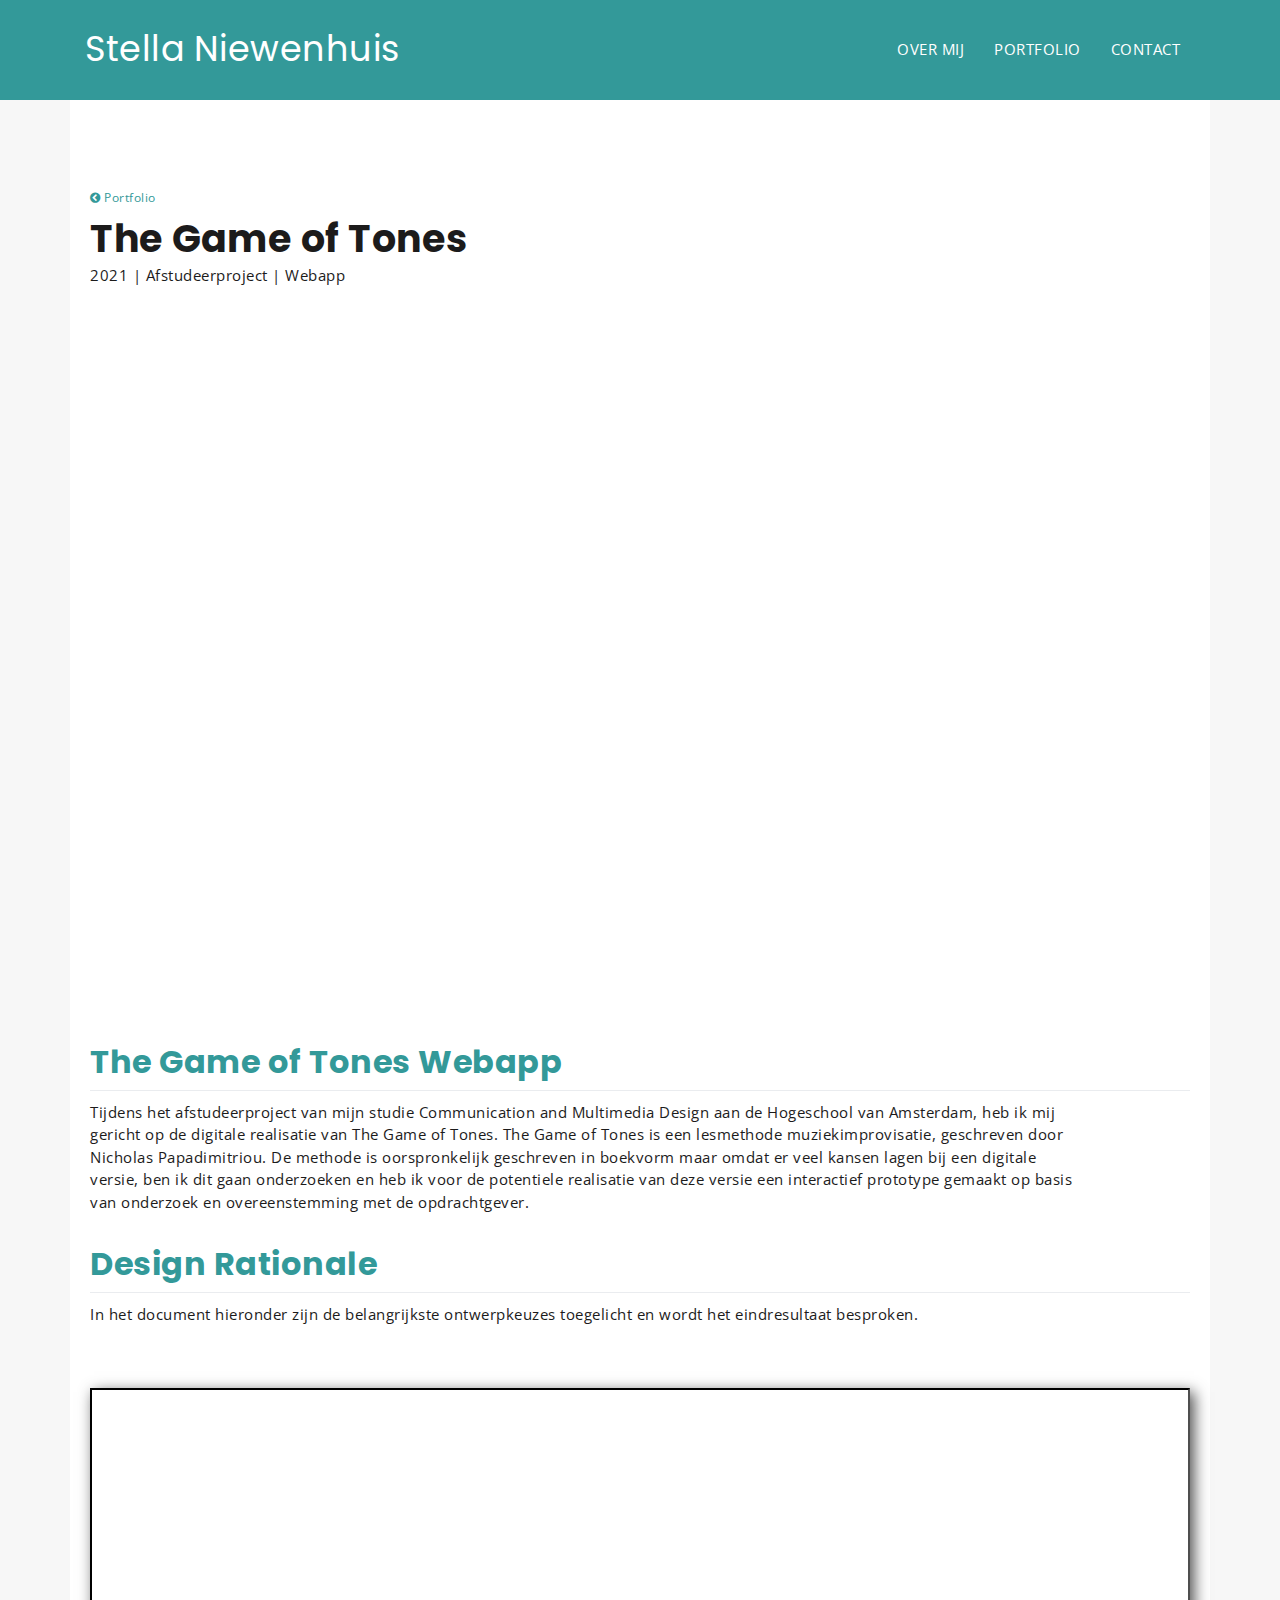
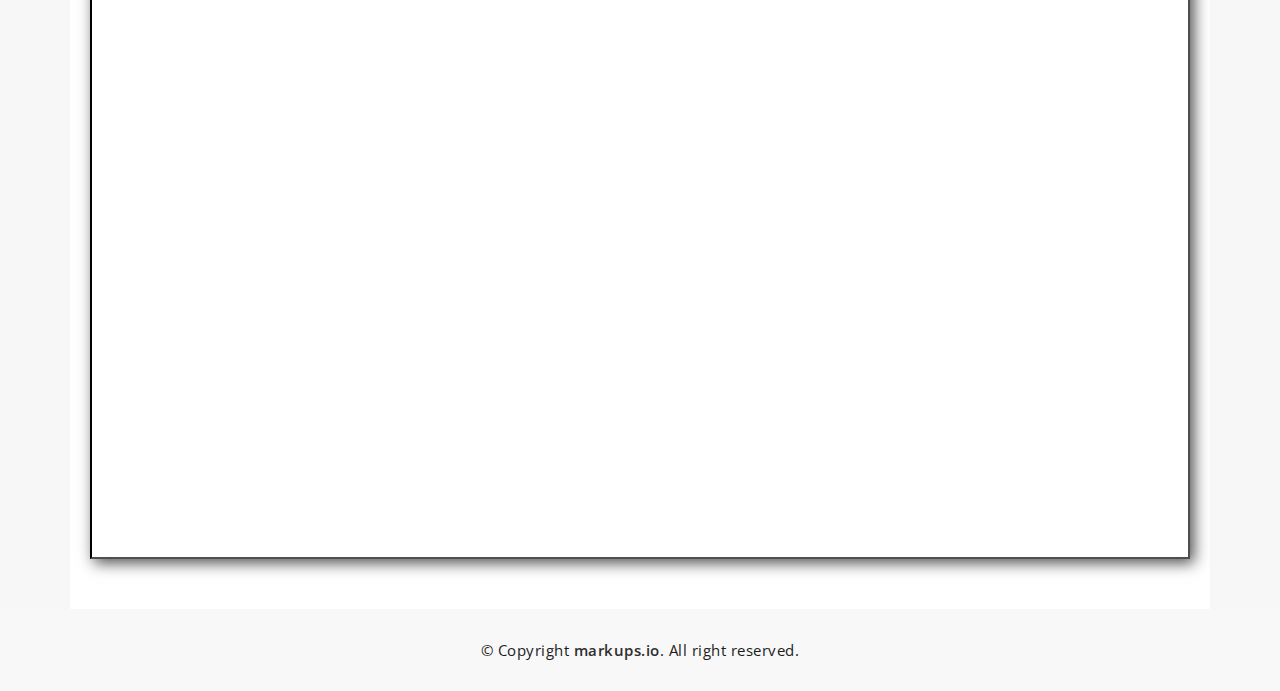
<file: got.html>
<!DOCTYPE html>
<html lang="nl">

<head>
    <meta charset="utf-8">
    <meta http-equiv="X-UA-Compatible" content="IE=edge">
    <meta name="viewport" content="width=device-width, initial-scale=1">
    <!-- The above 3 meta tags *must* come first in the head; any other head content must come *after* these tags -->
    <title>Stella: Portfolio</title>
    <!-- Favicon -->
    <link rel="shortcut icon" type="image/icon" href="assets/images/favicon.ico" />
    <!-- Font Awesome -->
    <link href="https://maxcdn.bootstrapcdn.com/font-awesome/4.6.3/css/font-awesome.min.css" rel="stylesheet">
    <!-- Bootstrap -->
    <link href="assets/css/bootstrap.min.css" rel="stylesheet">
    <!-- Slick slider -->
    <link href="assets/css/slick.css" rel="stylesheet">
    <!-- Gallery Lightbox -->
    <link href="assets/css/magnific-popup.css" rel="stylesheet">
    <!-- Theme color -->
    <link id="switcher" href="assets/css/theme-color/default-theme.css" rel="stylesheet">

    <!-- Main Style -->
    <link href="style.css" rel="stylesheet">

    <!-- Fonts -->

    <!-- Open Sans for body font -->
    <link href="https://fonts.googleapis.com/css?family=Open+Sans:300,400,400i,600,700,800" rel="stylesheet">
    <!-- Poppins for Title -->
    <link href="https://fonts.googleapis.com/css?family=Poppins" rel="stylesheet">



    <!-- HTML5 shim and Respond.js for IE8 support of HTML5 elements and media queries -->
    <!-- WARNING: Respond.js doesn't work if you view the page via file:// -->
    <!--[if lt IE 9]>
      <script src="https://oss.maxcdn.com/html5shiv/3.7.2/html5shiv.min.js"></script>
      <script src="https://oss.maxcdn.com/respond/1.4.2/respond.min.js"></script>
    <![endif]-->
</head>

<body>

    <!-- Start Header -->
    <header id="mu-header" class="mu-header-work" role="banner">
        <div class="container">
            <nav class="navbar navbar-default mu-navbar">
                <div class="container-fluid">
                    <!-- Brand and toggle get grouped for better mobile display -->
                    <div class="navbar-header">
                        <button type="button" class="navbar-toggle collapsed" data-toggle="collapse" data-target="#bs-example-navbar-collapse-1" aria-expanded="false">
                            <span class="sr-only">Toggle navigation</span>
                            <span class="icon-bar"></span>
                            <span class="icon-bar"></span>
                            <span class="icon-bar"></span>
                        </button>

                        <!-- Text Logo -->
                        <a class="navbar-brand" href="index.html">Stella Niewenhuis</a>

                    </div>

                    <!-- Collect the nav links, forms, and other content for toggling -->
                    <div class="collapse navbar-collapse" id="bs-example-navbar-collapse-1">
                        <ul class="nav navbar-nav mu-menu navbar-right">
                            <!--                    <li><a href="#">HOME</a></li>-->
                            <li><a href="index.html#mu-about">OVER MIJ</a></li>
                            <!--                            <li><a href="/index.html#mu-service">SERVICES</a></li>-->
                            <li><a href="index.html#mu-portfolio">PORTFOLIO</a></li>
                            <!--                    <li><a href="#mu-testimonials">TESTIMONIALS</a></li>-->
                            <li><a href="index.html#mu-contact">CONTACT</a></li>
                        </ul>
                    </div><!-- /.navbar-collapse -->
                </div><!-- /.container-fluid -->
            </nav>
        </div>
    </header>
    <!-- End Header -->
    <!-- Start Featured Slider -->

    <section id="mu-featured-slider-portfolio">
        <div class="container">
            <!--            <div class="row">-->
            <div class="col-md-12">
                <div class="mu-featured-area-portfolio">
                    <!--                        <h1>The Game of Tones</h1>-->
                    <div class="mu-featured-content">
                        <!--                            <p>2021 | Afstudeerproject | Webapp </p>-->
                    </div>

                </div>
            </div>
        </div>

    </section>

    <!-- Start Featured Slider -->

    <!-- Start Featured Slider -->
    <main role="main">
        <!-- Start About -->
        <section id="mu-about">
            <div class="container">



                <div class="row">

                    <div class="col-md-12">

                        <div class="mu-about-content">
                            <div class="text-work">


                                <a href="index.html#mu-portfolio"><i class="fa fa-chevron-circle-left"></i> Portfolio</a>


                                <h1>The Game of Tones</h1>
                                <p>2021 | Afstudeerproject | Webapp </p>
                            </div>
                            <div style="position: relative; padding-bottom: 61.120543293718164%; height: 0;"><iframe src="https://www.youtube.com/embed/mH71M134_VQ" frameborder="0" webkitallowfullscreen mozallowfullscreen allowfullscreen style="position: absolute; top: 0; left: 0; width: 100%; height: 100%;"></iframe></div>
                            <br>
                            <br>
                            <h2>The Game of Tones Webapp</h2>
                            <p>Tijdens het afstudeerproject van mijn studie Communication and Multimedia Design aan de Hogeschool van Amsterdam, heb ik mij gericht op de digitale realisatie van The Game of Tones. The Game of Tones is een lesmethode muziekimprovisatie, geschreven door Nicholas Papadimitriou. De methode is oorspronkelijk geschreven in boekvorm maar omdat er veel kansen lagen bij een digitale versie, ben ik dit gaan onderzoeken en heb ik voor de potentiele realisatie van deze versie een interactief prototype gemaakt op basis van onderzoek en overeenstemming met de opdrachtgever.
                            </p>
                            <br>

                            <h2>Design Rationale</h2>
                            <p>In het document hieronder zijn de belangrijkste ontwerpkeuzes toegelicht en wordt het eindresultaat besproken.</p>
                            <br>
                            <div id="Iframe-Master-CC-and-Rs" class="set-margin set-padding set-border set-box-shadow center-block-horiz">
                                <div class="responsive-wrapper
     responsive-wrapper-wxh-572x612" style="-webkit-overflow-scrolling: touch; overflow: auto;">
                                    <iframe src="assets/media/Finale%20Design%20Rationale.pdf">
                                        <p style="font-size: 110%;"><em><strong>ERROR: </strong>
                                                An &#105;frame should be displayed here but your browser version does not support &#105;frames. </em>Please update your browser to its most recent version and try again.</p>
                                    </iframe>
                                </div>
                            </div>
                        </div>
                    </div>
                </div>

            </div>
        </section>
    </main>
    <!-- Start footer -->
    <footer id="mu-footer" role="contentinfo">
        <div class="container">
            <div class="mu-footer-area">
                <p class="mu-copy-right">&copy; Copyright <a rel="nofollow" href="http://markups.io">markups.io</a>. All right reserved.</p>
            </div>
        </div>

    </footer>
    <!-- End footer -->



    <!-- jQuery library -->
    <script src="https://ajax.googleapis.com/ajax/libs/jquery/1.11.3/jquery.min.js"></script>
    <!-- Include all compiled plugins (below), or include individual files as needed -->
    <!-- Bootstrap -->
    <script src="assets/js/bootstrap.min.js"></script>
    <!-- Slick slider -->
    <script type="text/javascript" src="assets/js/slick.min.js"></script>
    <!-- Filterable Gallery js -->
    <script type="text/javascript" src="assets/js/jquery.filterizr.min.js"></script>
    <!-- Gallery Lightbox -->
    <script type="text/javascript" src="assets/js/jquery.magnific-popup.min.js"></script>
    <!-- Ajax contact form  -->
    <script type="text/javascript" src="assets/js/app.js"></script>
    <!-- Featured Slider -->
    <script type="text/javascript" src="assets/js/typed.min.js"></script>
    <!-- On scroll JS  -->
    <script src="assets/js/jquery.appear.js"></script>
    <!-- Progress Bar -->
    <script type="text/javascript" src="assets/js/jquery.lineProgressbar.js"></script>


    <!-- Custom js -->
    <script type="text/javascript" src="assets/js/custom.js"></script>




</body>

</html>
</file>
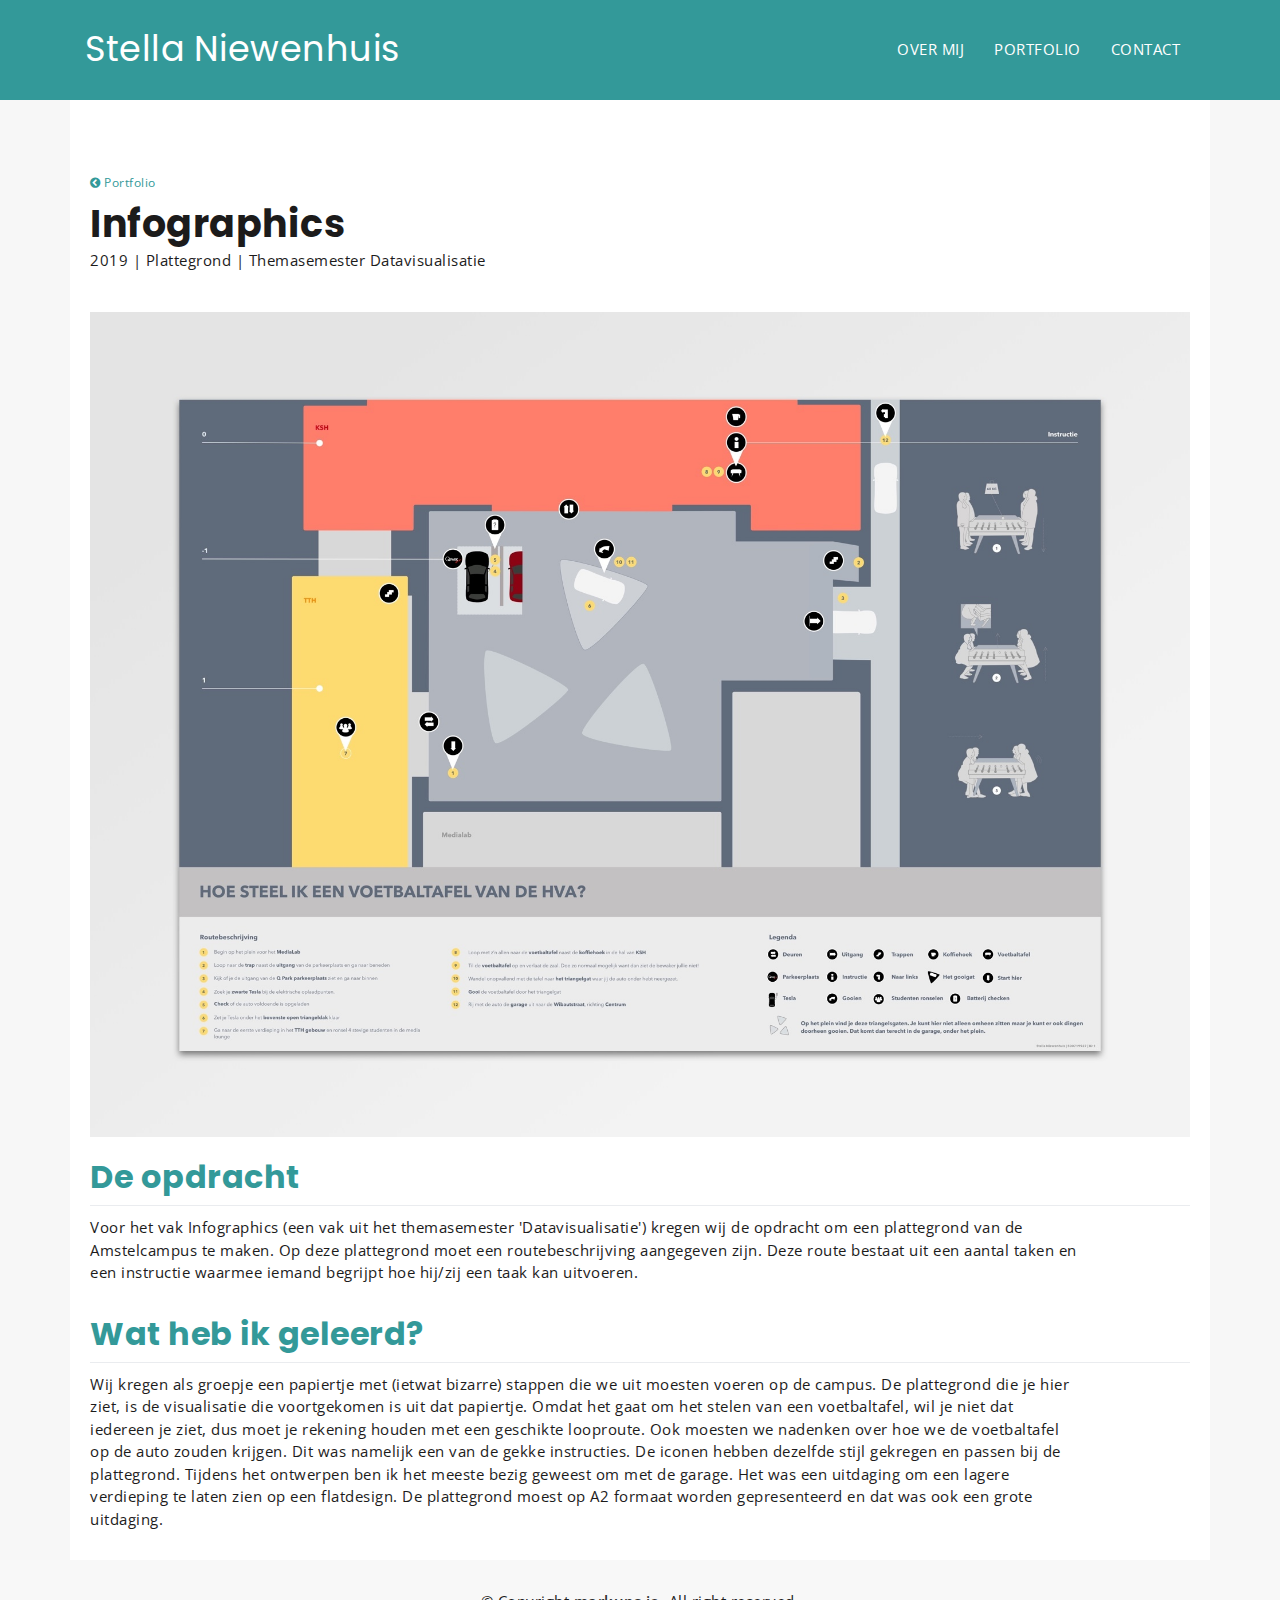
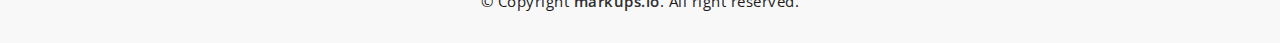
<file: infogr.html>
<!DOCTYPE html>
<html lang="nl">

<head>
    <meta charset="utf-8">
    <meta http-equiv="X-UA-Compatible" content="IE=edge">
    <meta name="viewport" content="width=device-width, initial-scale=1">
    <!-- The above 3 meta tags *must* come first in the head; any other head content must come *after* these tags -->
    <title>Stella: Portfolio</title>
    <!-- Favicon -->
    <link rel="shortcut icon" type="image/icon" href="assets/images/favicon.ico" />
    <!-- Font Awesome -->
    <link href="https://maxcdn.bootstrapcdn.com/font-awesome/4.6.3/css/font-awesome.min.css" rel="stylesheet">
    <!-- Bootstrap -->
    <link href="assets/css/bootstrap.min.css" rel="stylesheet">
    <!-- Slick slider -->
    <link href="assets/css/slick.css" rel="stylesheet">
    <!-- Gallery Lightbox -->
    <link href="assets/css/magnific-popup.css" rel="stylesheet">
    <!-- Theme color -->
    <link id="switcher" href="assets/css/theme-color/default-theme.css" rel="stylesheet">

    <!-- Main Style -->
    <link href="style.css" rel="stylesheet">

    <!-- Fonts -->

    <!-- Open Sans for body font -->
    <link href="https://fonts.googleapis.com/css?family=Open+Sans:300,400,400i,600,700,800" rel="stylesheet">
    <!-- Poppins for Title -->
    <link href="https://fonts.googleapis.com/css?family=Poppins" rel="stylesheet">



    <!-- HTML5 shim and Respond.js for IE8 support of HTML5 elements and media queries -->
    <!-- WARNING: Respond.js doesn't work if you view the page via file:// -->
    <!--[if lt IE 9]>
      <script src="https://oss.maxcdn.com/html5shiv/3.7.2/html5shiv.min.js"></script>
      <script src="https://oss.maxcdn.com/respond/1.4.2/respond.min.js"></script>
    <![endif]-->
</head>

<body>

    <!-- Start Header -->
    <header id="mu-header" class="mu-header-work" role="banner">
        <div class="container">
            <nav class="navbar navbar-default mu-navbar">
                <div class="container-fluid">
                    <!-- Brand and toggle get grouped for better mobile display -->
                    <div class="navbar-header">
                        <button type="button" class="navbar-toggle collapsed" data-toggle="collapse" data-target="#bs-example-navbar-collapse-1" aria-expanded="false">
                            <span class="sr-only">Toggle navigation</span>
                            <span class="icon-bar"></span>
                            <span class="icon-bar"></span>
                            <span class="icon-bar"></span>
                        </button>

                        <!-- Text Logo -->
                        <a class="navbar-brand" href="index.html">Stella Niewenhuis</a>

                    </div>

                    <!-- Collect the nav links, forms, and other content for toggling -->
                    <div class="collapse navbar-collapse" id="bs-example-navbar-collapse-1">
                        <ul class="nav navbar-nav mu-menu navbar-right">
                            <!--                    <li><a href="#">HOME</a></li>-->
                            <li><a href="index.html#mu-about">OVER MIJ</a></li>
                            <!--                            <li><a href="/index.html#mu-service">SERVICES</a></li>-->
                            <li><a href="index.html#mu-portfolio">PORTFOLIO</a></li>
                            <!--                    <li><a href="#mu-testimonials">TESTIMONIALS</a></li>-->
                            <li><a href="index.html#mu-contact">CONTACT</a></li>
                        </ul>
                    </div><!-- /.navbar-collapse -->
                </div><!-- /.container-fluid -->
            </nav>
        </div>
    </header>
    <!-- End Header -->
    <!-- Start text work -->
    <main role="main">
        <!-- Start About -->
        <section id="mu-about">
            <div class="container">



                <div class="row">
                    <div class="col-md-12">


                        <div class="mu-about-content">
                            <div class="text-work">


                                <a href="index.html#mu-portfolio"><i class="fa fa-chevron-circle-left"></i> Portfolio</a>


                                <h1>Infographics</h1>
                                <p>2019 | Plattegrond | Themasemester Datavisualisatie </p>
                            </div>
                            <img src="assets/images/portfolio/img6.jpeg" alt="infographic">
                            <br>
                            <br>
                            <h2>De opdracht</h2>
                            <p>Voor het vak Infographics (een vak uit het themasemester 'Datavisualisatie') kregen wij de opdracht om een plattegrond van de Amstelcampus te maken. Op deze plattegrond moet een routebeschrijving aangegeven zijn. Deze route bestaat uit een aantal taken en een instructie waarmee iemand begrijpt hoe hij/zij een taak kan uitvoeren. </p>
                            <br>
                            <h2>Wat heb ik geleerd?</h2>
                            <p>Wij kregen als groepje een papiertje met (ietwat bizarre) stappen die we uit moesten voeren op de campus. De plattegrond die je hier ziet, is de visualisatie die voortgekomen is uit dat papiertje. Omdat het gaat om het stelen van een voetbaltafel, wil je niet dat iedereen je ziet, dus moet je rekening houden met een geschikte looproute. Ook moesten we nadenken over hoe we de voetbaltafel op de auto zouden krijgen. Dit was namelijk een van de gekke instructies.
                                De iconen hebben dezelfde stijl gekregen en passen bij de plattegrond.
                                Tijdens het ontwerpen ben ik het meeste bezig geweest om met de garage. Het was een uitdaging om een lagere verdieping te laten zien op een flatdesign.
                                De plattegrond moest op A2 formaat worden gepresenteerd en dat was ook een grote uitdaging. </p>

                        </div>
                    </div>
                </div>
            </div>
        </section>
    </main>
    <!-- Start footer -->
    <footer id="mu-footer" role="contentinfo">
        <div class="container">
            <div class="mu-footer-area">
                <p class="mu-copy-right">&copy; Copyright <a rel="nofollow" href="http://markups.io">markups.io</a>. All right reserved.</p>
            </div>
        </div>

    </footer>
    <!-- End footer -->



    <!-- jQuery library -->
    <script src="https://ajax.googleapis.com/ajax/libs/jquery/1.11.3/jquery.min.js"></script>
    <!-- Include all compiled plugins (below), or include individual files as needed -->
    <!-- Bootstrap -->
    <script src="assets/js/bootstrap.min.js"></script>
    <!-- Slick slider -->
    <script type="text/javascript" src="assets/js/slick.min.js"></script>
    <!-- Filterable Gallery js -->
    <script type="text/javascript" src="assets/js/jquery.filterizr.min.js"></script>
    <!-- Gallery Lightbox -->
    <script type="text/javascript" src="assets/js/jquery.magnific-popup.min.js"></script>
    <!-- Ajax contact form  -->
    <script type="text/javascript" src="assets/js/app.js"></script>
    <!-- Featured Slider -->
    <script type="text/javascript" src="assets/js/typed.min.js"></script>
    <!-- On scroll JS  -->
    <script src="assets/js/jquery.appear.js"></script>
    <!-- Progress Bar -->
    <script type="text/javascript" src="assets/js/jquery.lineProgressbar.js"></script>


    <!-- Custom js -->
    <script type="text/javascript" src="assets/js/custom.js"></script>




</body>

</html>
</file>
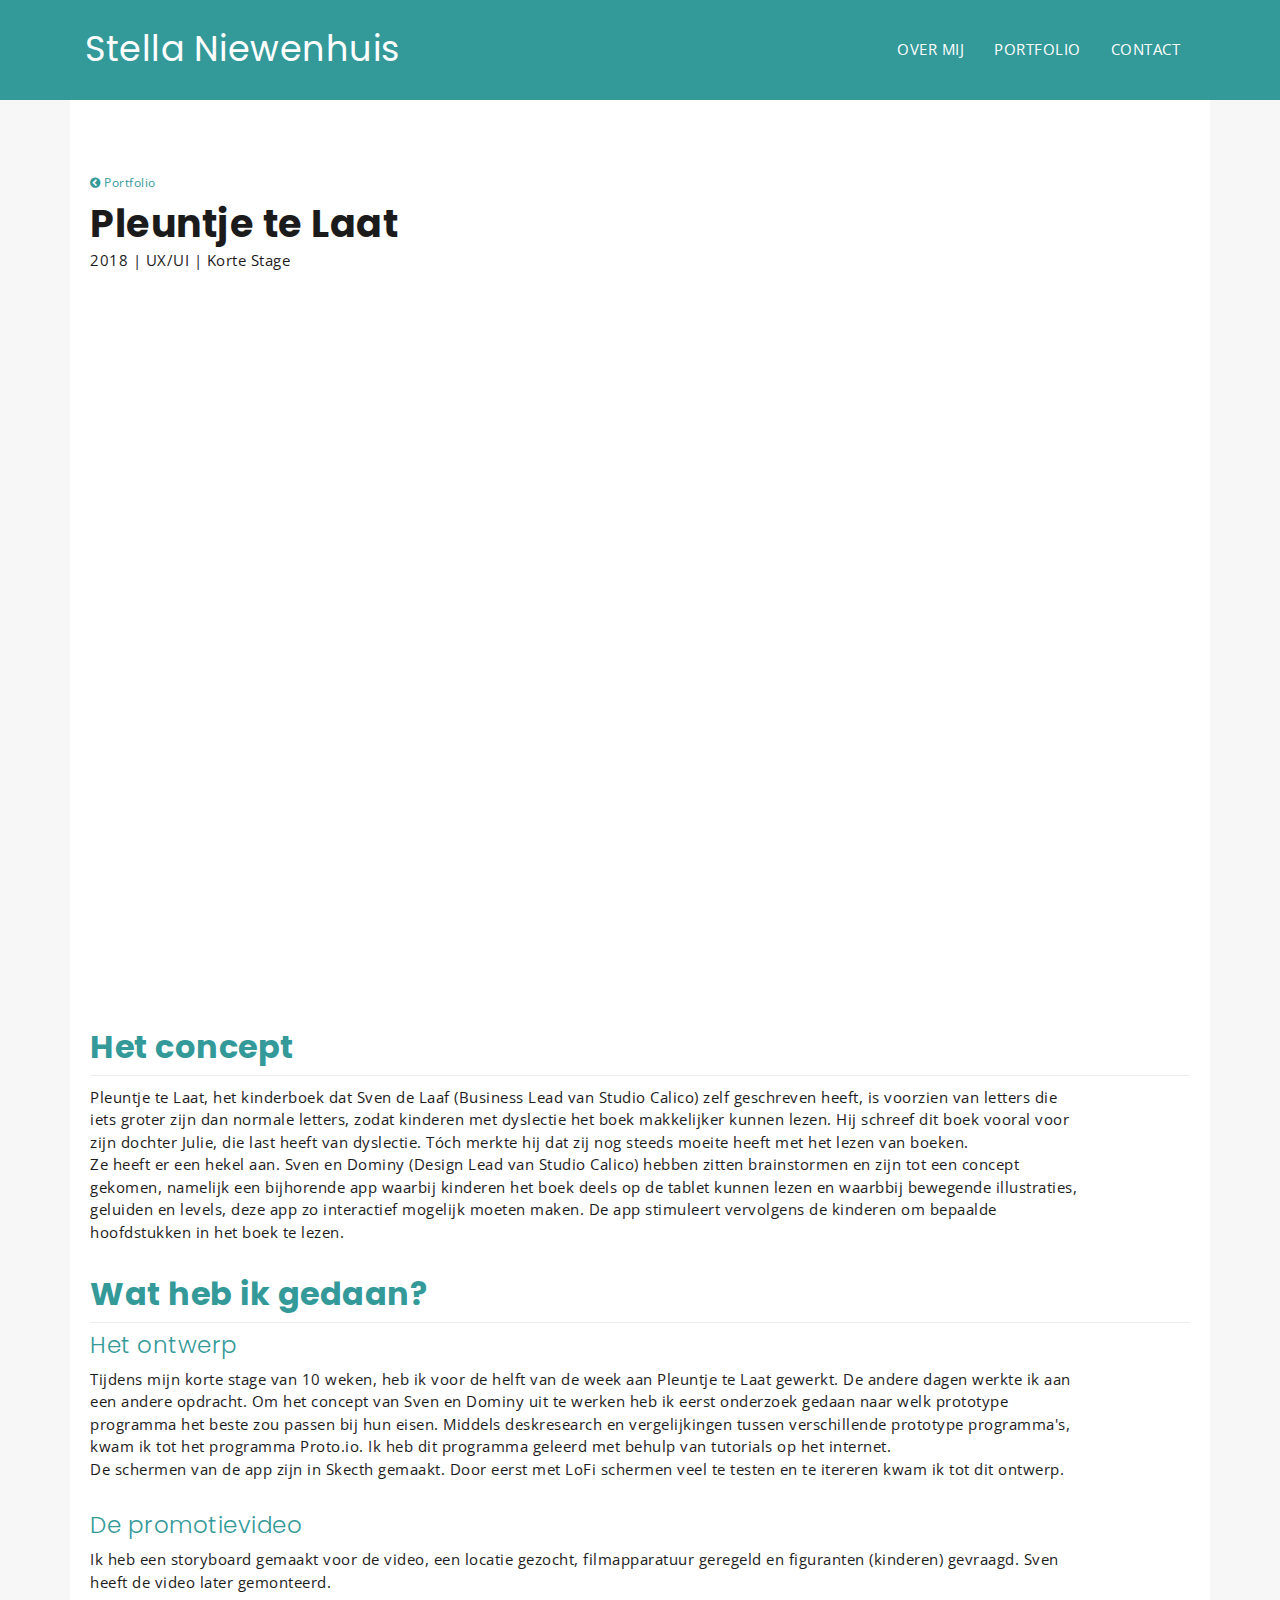
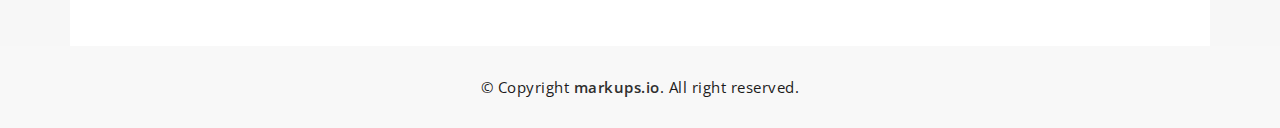
<file: kortestage.html>
<!DOCTYPE html>
<html lang="nl">

<head>
    <meta charset="utf-8">
    <meta http-equiv="X-UA-Compatible" content="IE=edge">
    <meta name="viewport" content="width=device-width, initial-scale=1">
    <!-- The above 3 meta tags *must* come first in the head; any other head content must come *after* these tags -->
    <title>Stella: Portfolio</title>
    <!-- Favicon -->
    <link rel="shortcut icon" type="image/icon" href="assets/images/favicon.ico" />
    <!-- Font Awesome -->
    <link href="https://maxcdn.bootstrapcdn.com/font-awesome/4.6.3/css/font-awesome.min.css" rel="stylesheet">
    <!-- Bootstrap -->
    <link href="assets/css/bootstrap.min.css" rel="stylesheet">
    <!-- Slick slider -->
    <link href="assets/css/slick.css" rel="stylesheet">
    <!-- Gallery Lightbox -->
    <link href="assets/css/magnific-popup.css" rel="stylesheet">
    <!-- Theme color -->
    <link id="switcher" href="assets/css/theme-color/default-theme.css" rel="stylesheet">

    <!-- Main Style -->
    <link href="style.css" rel="stylesheet">

    <!-- Fonts -->

    <!-- Open Sans for body font -->
    <link href="https://fonts.googleapis.com/css?family=Open+Sans:300,400,400i,600,700,800" rel="stylesheet">
    <!-- Poppins for Title -->
    <link href="https://fonts.googleapis.com/css?family=Poppins" rel="stylesheet">



    <!-- HTML5 shim and Respond.js for IE8 support of HTML5 elements and media queries -->
    <!-- WARNING: Respond.js doesn't work if you view the page via file:// -->
    <!--[if lt IE 9]>
      <script src="https://oss.maxcdn.com/html5shiv/3.7.2/html5shiv.min.js"></script>
      <script src="https://oss.maxcdn.com/respond/1.4.2/respond.min.js"></script>
    <![endif]-->
</head>

<body>

    <!-- Start Header -->
    <header id="mu-header" class="mu-header-work" role="banner">
        <div class="container">
            <nav class="navbar navbar-default mu-navbar">
                <div class="container-fluid">
                    <!-- Brand and toggle get grouped for better mobile display -->
                    <div class="navbar-header">
                        <button type="button" class="navbar-toggle collapsed" data-toggle="collapse" data-target="#bs-example-navbar-collapse-1" aria-expanded="false">
                            <span class="sr-only">Toggle navigation</span>
                            <span class="icon-bar"></span>
                            <span class="icon-bar"></span>
                            <span class="icon-bar"></span>
                        </button>

                        <!-- Text Logo -->
                        <a class="navbar-brand" href="index.html">Stella Niewenhuis</a>

                    </div>

                    <!-- Collect the nav links, forms, and other content for toggling -->
                    <div class="collapse navbar-collapse" id="bs-example-navbar-collapse-1">
                        <ul class="nav navbar-nav mu-menu navbar-right">
                            <!--                    <li><a href="#">HOME</a></li>-->
                            <li><a href="index.html#mu-about">OVER MIJ</a></li>
                            <!--                            <li><a href="/index.html#mu-service">SERVICES</a></li>-->
                            <li><a href="index.html#mu-portfolio">PORTFOLIO</a></li>
                            <!--                    <li><a href="#mu-testimonials">TESTIMONIALS</a></li>-->
                            <li><a href="index.html#mu-contact">CONTACT</a></li>
                        </ul>
                    </div><!-- /.navbar-collapse -->
                </div><!-- /.container-fluid -->
            </nav>
        </div>
    </header>
    <!-- End Header -->
    <!-- Start text work -->
    <main role="main">
        <!-- Start About -->
        <section id="mu-about">
            <div class="container">



                <div class="row">
                    <div class="col-md-12">


                        <div class="mu-about-content">
                            <div class="text-work">


                                <a href="index.html#mu-portfolio"><i class="fa fa-chevron-circle-left"></i> Portfolio</a>


                                <h1>Pleuntje te Laat </h1>
                                <p>2018 | UX/UI | Korte Stage </p>
                            </div>
                            <div style="position: relative; padding-bottom: 61.120543293718164%; height: 0;"><iframe src="https://www.youtube.com/embed/SS5j8rBzKs4" frameborder="0" webkitallowfullscreen mozallowfullscreen allowfullscreen style="position: absolute; top: 0; left: 0; width: 100%; height: 100%;"></iframe></div>
                            <br>
                            <br>
                            <h2>Het concept</h2>
                            <p> Pleuntje te Laat, het kinderboek dat Sven de Laaf (Business Lead van Studio
                                Calico) zelf geschreven heeft, is voorzien van letters die iets
                                groter zijn dan normale letters, zodat kinderen met dyslectie het
                                boek makkelijker kunnen lezen. Hij schreef dit boek vooral voor
                                zijn dochter Julie, die last heeft van dyslectie. Tóch merkte hij dat
                                zij nog steeds moeite heeft met het lezen van boeken.
                                <br>
                                Ze heeft er een hekel aan. Sven en Dominy (Design Lead van Studio Calico) hebben zitten
                                brainstormen en zijn tot een concept gekomen, namelijk een
                                bijhorende app waarbij kinderen het boek deels op de tablet
                                kunnen lezen en waarbbij bewegende illustraties, geluiden en
                                levels, deze app zo interactief mogelijk moeten maken.
                                De app stimuleert vervolgens de kinderen om bepaalde
                                hoofdstukken in het boek te lezen.
                            </p>
                            <br>
                            <h2>Wat heb ik gedaan?</h2>
                            <h3 id="kopjes">Het ontwerp</h3>
                            <p>Tijdens mijn korte stage van 10 weken, heb ik voor de helft van de week aan Pleuntje te Laat gewerkt. De andere dagen werkte ik aan een andere opdracht. Om het concept van Sven en Dominy uit te werken heb ik eerst onderzoek gedaan naar welk prototype programma het beste zou passen bij hun eisen. Middels deskresearch en vergelijkingen tussen verschillende prototype programma's, kwam ik tot het programma Proto.io. Ik heb dit programma geleerd met behulp van tutorials op het internet.
                                <br>
                                De schermen van de app zijn in Skecth gemaakt. Door eerst met LoFi schermen veel te testen en te itereren kwam ik tot dit ontwerp. </p>
                            <br>
                            <h3 id="kopjes">De promotievideo</h3>
                            <p>Ik heb een storyboard gemaakt voor de video, een locatie gezocht, filmapparatuur geregeld en figuranten (kinderen) gevraagd. Sven heeft de video later gemonteerd.
                            </p>
                            <br>
                        </div>
                    </div>
                </div>
            </div>
        </section>
    </main>
    <!-- Start footer -->
    <footer id="mu-footer" role="contentinfo">
        <div class="container">
            <div class="mu-footer-area">
                <p class="mu-copy-right">&copy; Copyright <a rel="nofollow" href="http://markups.io">markups.io</a>. All right reserved.</p>
            </div>
        </div>

    </footer>
    <!-- End footer -->



    <!-- jQuery library -->
    <script src="https://ajax.googleapis.com/ajax/libs/jquery/1.11.3/jquery.min.js"></script>
    <!-- Include all compiled plugins (below), or include individual files as needed -->
    <!-- Bootstrap -->
    <script src="assets/js/bootstrap.min.js"></script>
    <!-- Slick slider -->
    <script type="text/javascript" src="assets/js/slick.min.js"></script>
    <!-- Filterable Gallery js -->
    <script type="text/javascript" src="assets/js/jquery.filterizr.min.js"></script>
    <!-- Gallery Lightbox -->
    <script type="text/javascript" src="assets/js/jquery.magnific-popup.min.js"></script>
    <!-- Ajax contact form  -->
    <script type="text/javascript" src="assets/js/app.js"></script>
    <!-- Featured Slider -->
    <script type="text/javascript" src="assets/js/typed.min.js"></script>
    <!-- On scroll JS  -->
    <script src="assets/js/jquery.appear.js"></script>
    <!-- Progress Bar -->
    <script type="text/javascript" src="assets/js/jquery.lineProgressbar.js"></script>


    <!-- Custom js -->
    <script type="text/javascript" src="assets/js/custom.js"></script>




</body>

</html>
</file>
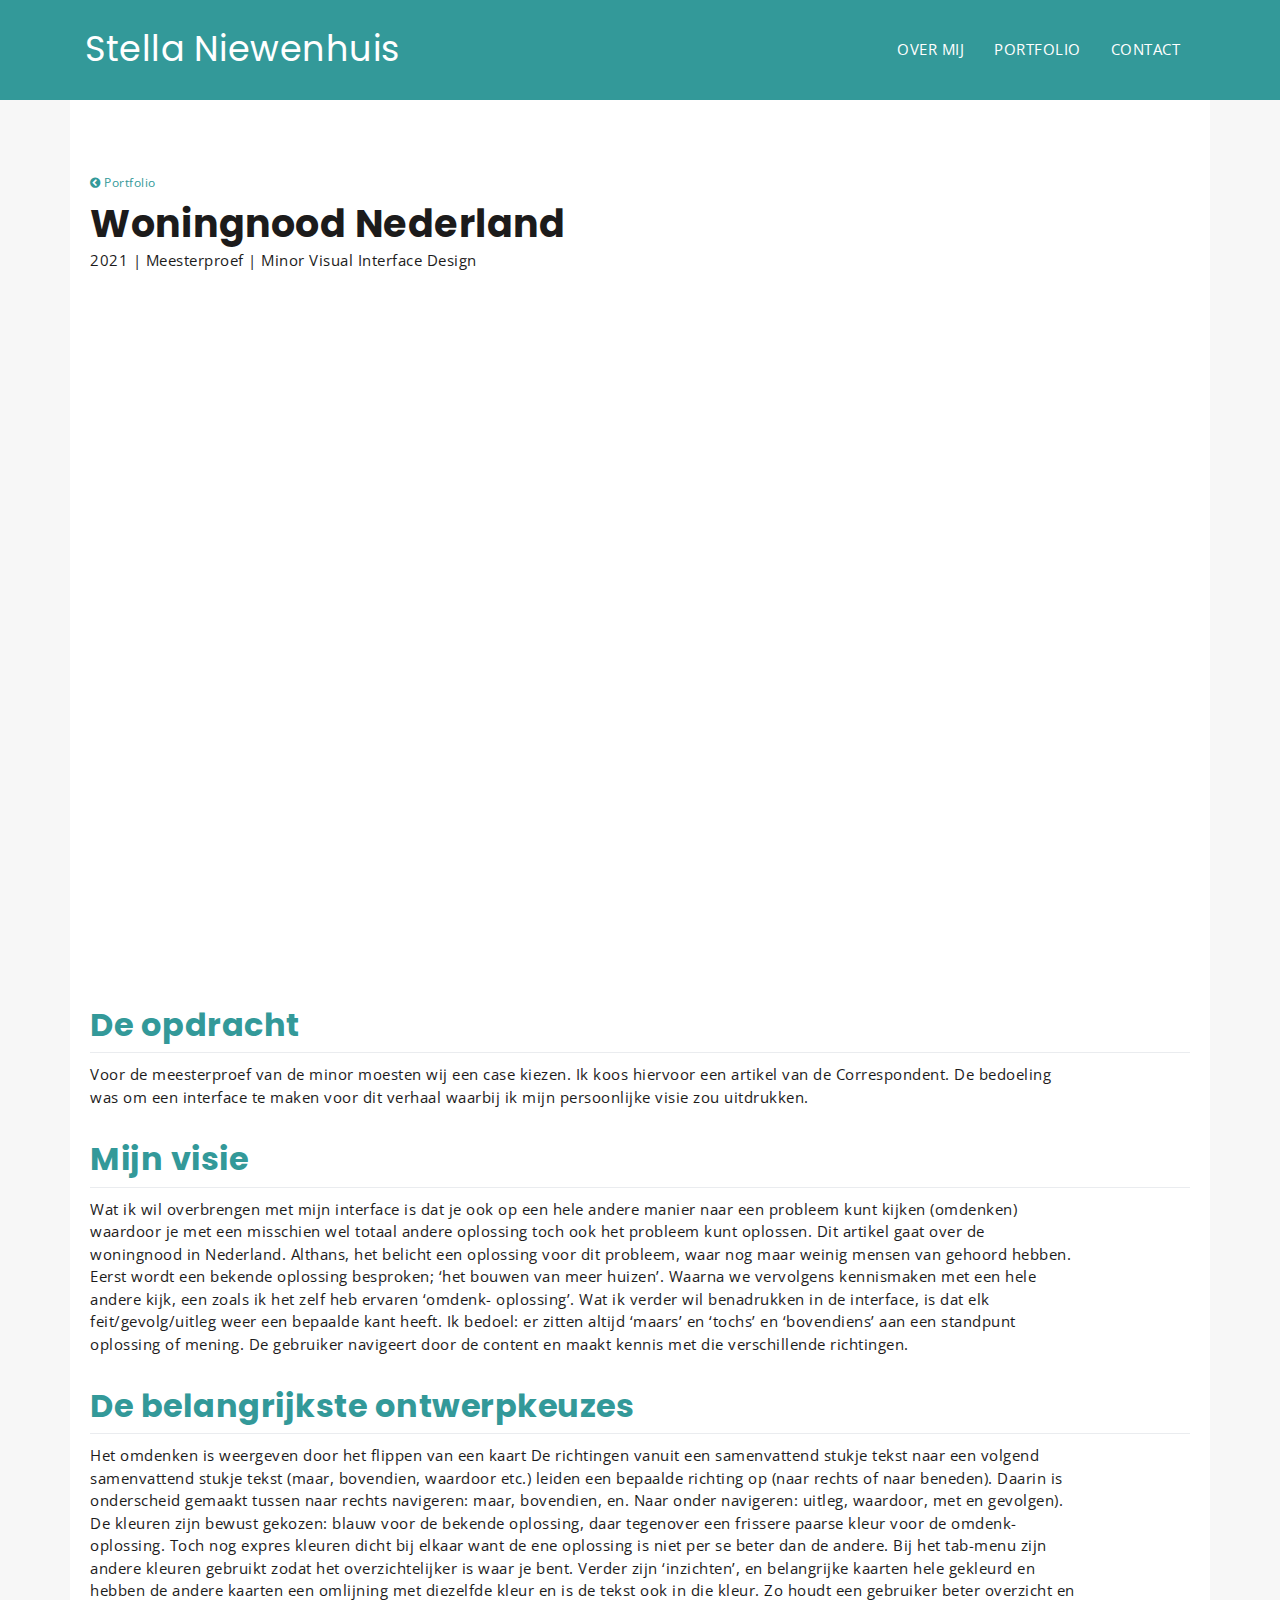
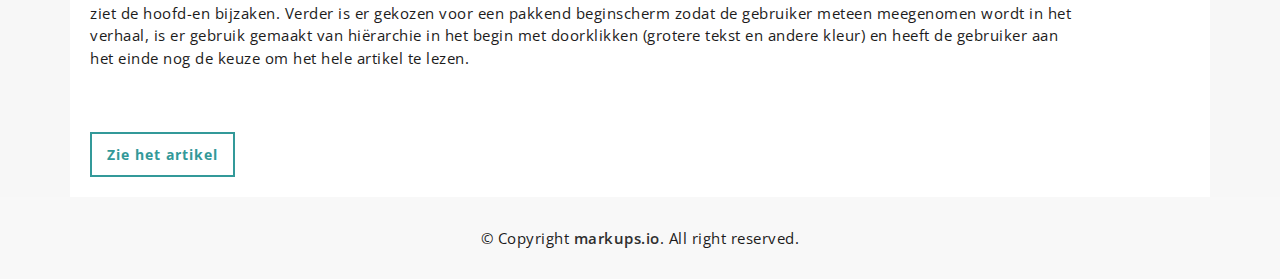
<file: meesterproef.html>
<!DOCTYPE html>
<html lang="nl">

<head>
    <meta charset="utf-8">
    <meta http-equiv="X-UA-Compatible" content="IE=edge">
    <meta name="viewport" content="width=device-width, initial-scale=1">
    <!-- The above 3 meta tags *must* come first in the head; any other head content must come *after* these tags -->
    <title>Stella: Portfolio</title>
    <!-- Favicon -->
    <link rel="shortcut icon" type="image/icon" href="assets/images/favicon.ico" />
    <!-- Font Awesome -->
    <link href="https://maxcdn.bootstrapcdn.com/font-awesome/4.6.3/css/font-awesome.min.css" rel="stylesheet">
    <!-- Bootstrap -->
    <link href="assets/css/bootstrap.min.css" rel="stylesheet">
    <!-- Slick slider -->
    <link href="assets/css/slick.css" rel="stylesheet">
    <!-- Gallery Lightbox -->
    <link href="assets/css/magnific-popup.css" rel="stylesheet">
    <!-- Theme color -->
    <link id="switcher" href="assets/css/theme-color/default-theme.css" rel="stylesheet">

    <!-- Main Style -->
    <link href="style.css" rel="stylesheet">

    <!-- Fonts -->

    <!-- Open Sans for body font -->
    <link href="https://fonts.googleapis.com/css?family=Open+Sans:300,400,400i,600,700,800" rel="stylesheet">
    <!-- Poppins for Title -->
    <link href="https://fonts.googleapis.com/css?family=Poppins" rel="stylesheet">



    <!-- HTML5 shim and Respond.js for IE8 support of HTML5 elements and media queries -->
    <!-- WARNING: Respond.js doesn't work if you view the page via file:// -->
    <!--[if lt IE 9]>
      <script src="https://oss.maxcdn.com/html5shiv/3.7.2/html5shiv.min.js"></script>
      <script src="https://oss.maxcdn.com/respond/1.4.2/respond.min.js"></script>
    <![endif]-->
</head>

<body>

    <!-- Start Header -->
    <header id="mu-header" class="mu-header-work" role="banner">
        <div class="container">
            <nav class="navbar navbar-default mu-navbar">
                <div class="container-fluid">
                    <!-- Brand and toggle get grouped for better mobile display -->
                    <div class="navbar-header">
                        <button type="button" class="navbar-toggle collapsed" data-toggle="collapse" data-target="#bs-example-navbar-collapse-1" aria-expanded="false">
                            <span class="sr-only">Toggle navigation</span>
                            <span class="icon-bar"></span>
                            <span class="icon-bar"></span>
                            <span class="icon-bar"></span>
                        </button>

                        <!-- Text Logo -->
                        <a class="navbar-brand" href="index.html">Stella Niewenhuis</a>

                    </div>

                    <!-- Collect the nav links, forms, and other content for toggling -->
                    <div class="collapse navbar-collapse" id="bs-example-navbar-collapse-1">
                        <ul class="nav navbar-nav mu-menu navbar-right">
                            <!--                    <li><a href="#">HOME</a></li>-->
                            <li><a href="index.html#mu-about">OVER MIJ</a></li>
                            <!--                            <li><a href="/index.html#mu-service">SERVICES</a></li>-->
                            <li><a href="index.html#mu-portfolio">PORTFOLIO</a></li>
                            <!--                    <li><a href="#mu-testimonials">TESTIMONIALS</a></li>-->
                            <li><a href="index.html#mu-contact">CONTACT</a></li>
                        </ul>
                    </div><!-- /.navbar-collapse -->
                </div><!-- /.container-fluid -->
            </nav>
        </div>
    </header>
    <!-- End Header -->
    <!-- Start text work -->
    <main role="main">
        <!-- Start About -->
        <section id="mu-about">
            <div class="container">



                <div class="row">
                    <div class="col-md-12">


                        <div class="mu-about-content">
                            <div class="text-work">


                                <a href="index.html#mu-portfolio"><i class="fa fa-chevron-circle-left"></i> Portfolio</a>


                                <h1>Woningnood Nederland</h1>
                                <p>2021 | Meesterproef | Minor Visual Interface Design </p>
                            </div>
                            <div style="position: relative; padding-bottom: 61.120543293718164%; height: 0;"><iframe src="https://www.youtube.com/embed/MESF69iOaWI" frameborder="0" webkitallowfullscreen mozallowfullscreen allowfullscreen style="position: absolute; top: 0; left: 0; width: 100%; height: 100%;"></iframe></div>
                            <br>
                            <h2>De opdracht</h2>
                            <p>Voor de meesterproef van de minor moesten wij een case kiezen. Ik koos hiervoor een artikel van de Correspondent.
                                De bedoeling was om een interface te maken voor dit verhaal waarbij ik mijn persoonlijke visie zou uitdrukken.</p>
                            <br>
                            <h2>Mijn visie</h2>
                            <p>Wat ik wil overbrengen met mijn interface is dat je ook op een hele andere manier naar een probleem kunt kijken (omdenken) waardoor je met een misschien wel totaal andere oplossing toch ook het probleem kunt oplossen. Dit artikel gaat over de woningnood in Nederland. Althans, het belicht een oplossing voor dit probleem, waar nog maar weinig mensen van gehoord hebben. Eerst wordt een bekende oplossing besproken; ‘het bouwen van meer huizen’. Waarna we vervolgens kennismaken met een hele andere kijk, een zoals ik het zelf heb ervaren ‘omdenk- oplossing’. Wat ik verder wil benadrukken in de interface, is dat elk feit/gevolg/uitleg weer een bepaalde kant heeft. Ik bedoel: er zitten altijd ‘maars’ en ‘tochs’ en ‘bovendiens’ aan een standpunt oplossing of mening. De gebruiker navigeert door de content en maakt kennis met die verschillende richtingen.</p>
                            <br>
                            <h2>De belangrijkste ontwerpkeuzes</h2>
                            <p>Het omdenken is weergeven door het flippen van een kaart
                                De richtingen vanuit een samenvattend stukje tekst naar een volgend samenvattend stukje tekst (maar, bovendien, waardoor etc.) leiden een bepaalde richting op (naar rechts of naar beneden). Daarin is onderscheid gemaakt tussen naar rechts navigeren: maar, bovendien, en. Naar onder navigeren: uitleg, waardoor, met en gevolgen).
                                De kleuren zijn bewust gekozen: blauw voor de bekende oplossing, daar tegenover een frissere paarse kleur voor de omdenk-oplossing. Toch nog expres kleuren dicht bij elkaar want de ene oplossing is niet per se beter dan de andere. Bij het tab-menu zijn andere kleuren gebruikt zodat het overzichtelijker is waar je bent. Verder zijn ‘inzichten’, en belangrijke kaarten hele gekleurd en hebben de andere kaarten een omlijning met diezelfde kleur en is de tekst ook in die kleur. Zo houdt een gebruiker beter overzicht en ziet de hoofd-en bijzaken.
                                Verder is er gekozen voor een pakkend beginscherm zodat de gebruiker meteen meegenomen wordt in het verhaal, is er gebruik gemaakt van hiërarchie in het begin met doorklikken (grotere tekst en andere kleur) en heeft de gebruiker aan het einde nog de keuze om het hele artikel te lezen.</p>
                            <br>
                            <a href="https://decorrespondent.nl/12375/over-deze-oplossing-voor-de-woningnood-hoor-je-nooit-iemand/2545901906625-48bfddfa/" target="_blank" class="mu-resume-btn">Zie het artikel</a>

                        </div>
                    </div>
                </div>
            </div>
        </section>
    </main>
    <!-- Start footer -->
    <footer id="mu-footer" role="contentinfo">
        <div class="container">
            <div class="mu-footer-area">
                <p class="mu-copy-right">&copy; Copyright <a rel="nofollow" href="http://markups.io">markups.io</a>. All right reserved.</p>
            </div>
        </div>

    </footer>
    <!-- End footer -->



    <!-- jQuery library -->
    <script src="https://ajax.googleapis.com/ajax/libs/jquery/1.11.3/jquery.min.js"></script>
    <!-- Include all compiled plugins (below), or include individual files as needed -->
    <!-- Bootstrap -->
    <script src="assets/js/bootstrap.min.js"></script>
    <!-- Slick slider -->
    <script type="text/javascript" src="assets/js/slick.min.js"></script>
    <!-- Filterable Gallery js -->
    <script type="text/javascript" src="assets/js/jquery.filterizr.min.js"></script>
    <!-- Gallery Lightbox -->
    <script type="text/javascript" src="assets/js/jquery.magnific-popup.min.js"></script>
    <!-- Ajax contact form  -->
    <script type="text/javascript" src="assets/js/app.js"></script>
    <!-- Featured Slider -->
    <script type="text/javascript" src="assets/js/typed.min.js"></script>
    <!-- On scroll JS  -->
    <script src="assets/js/jquery.appear.js"></script>
    <!-- Progress Bar -->
    <script type="text/javascript" src="assets/js/jquery.lineProgressbar.js"></script>


    <!-- Custom js -->
    <script type="text/javascript" src="assets/js/custom.js"></script>




</body>

</html>
</file>
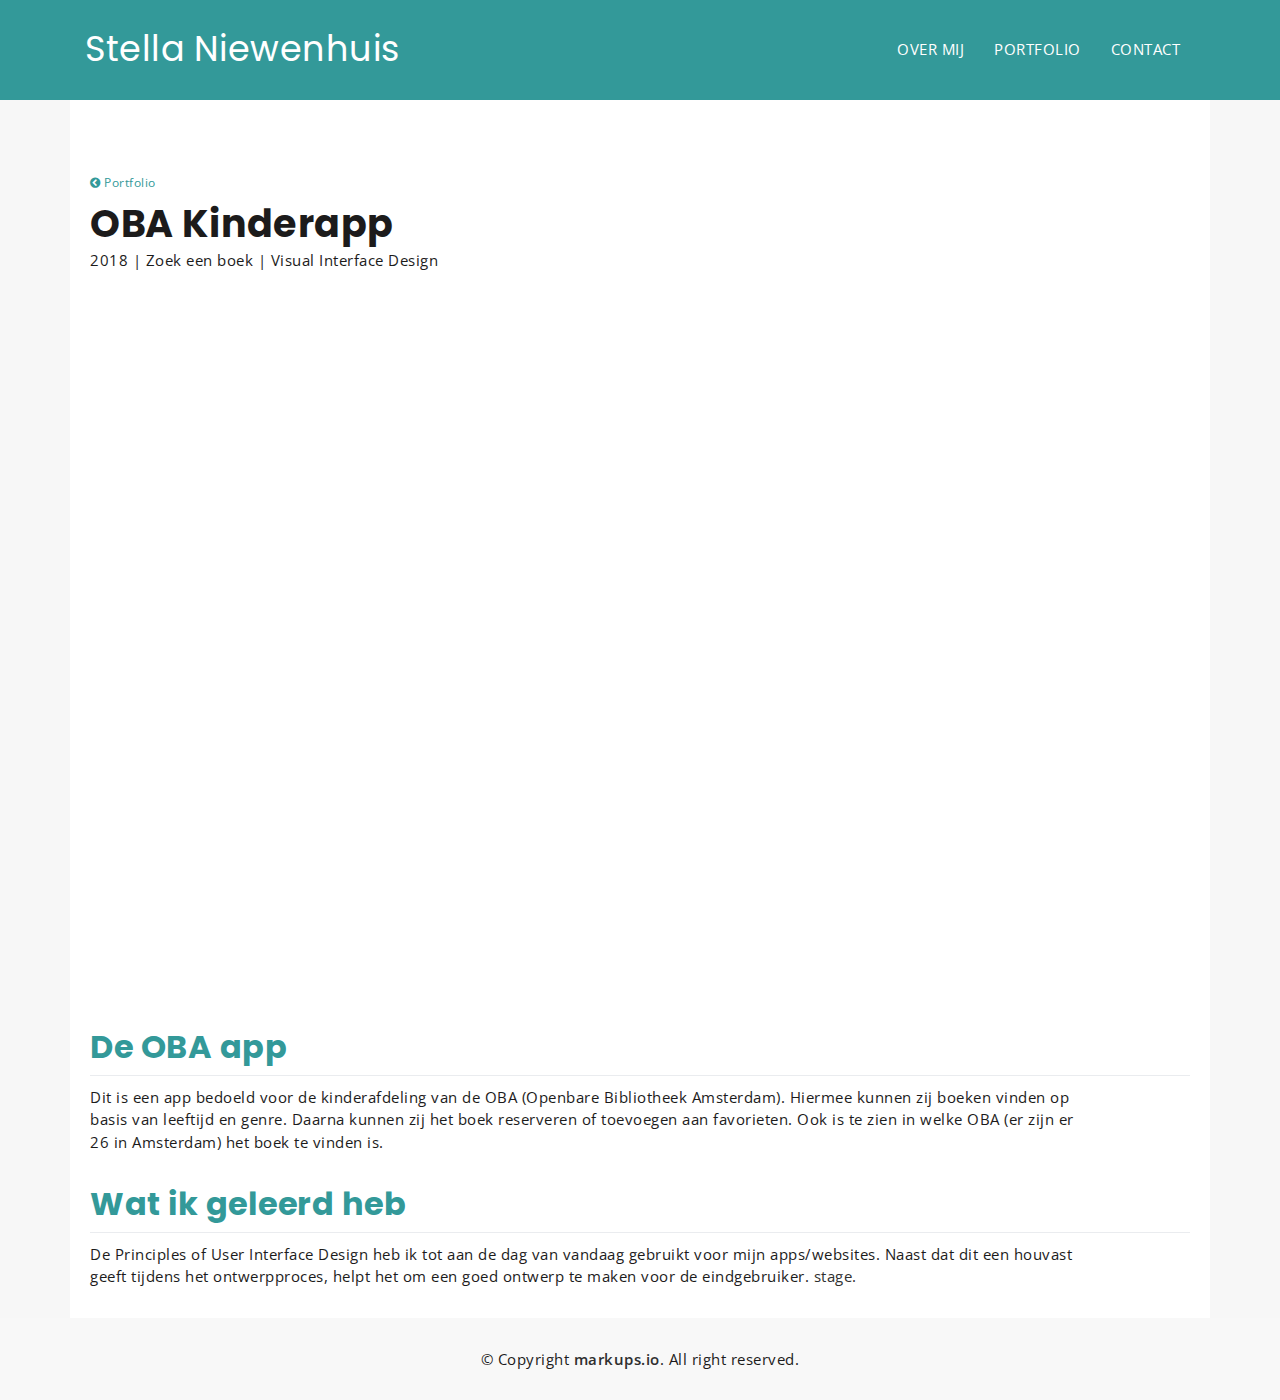
<file: vid1.html>
<!DOCTYPE html>
<html lang="nl">

<head>
    <meta charset="utf-8">
    <meta http-equiv="X-UA-Compatible" content="IE=edge">
    <meta name="viewport" content="width=device-width, initial-scale=1">
    <!-- The above 3 meta tags *must* come first in the head; any other head content must come *after* these tags -->
    <title>Stella: Portfolio</title>
    <!-- Favicon -->
    <link rel="shortcut icon" type="image/icon" href="assets/images/favicon.ico" />
    <!-- Font Awesome -->
    <link href="https://maxcdn.bootstrapcdn.com/font-awesome/4.6.3/css/font-awesome.min.css" rel="stylesheet">
    <!-- Bootstrap -->
    <link href="assets/css/bootstrap.min.css" rel="stylesheet">
    <!-- Slick slider -->
    <link href="assets/css/slick.css" rel="stylesheet">
    <!-- Gallery Lightbox -->
    <link href="assets/css/magnific-popup.css" rel="stylesheet">
    <!-- Theme color -->
    <link id="switcher" href="assets/css/theme-color/default-theme.css" rel="stylesheet">

    <!-- Main Style -->
    <link href="style.css" rel="stylesheet">

    <!-- Fonts -->

    <!-- Open Sans for body font -->
    <link href="https://fonts.googleapis.com/css?family=Open+Sans:300,400,400i,600,700,800" rel="stylesheet">
    <!-- Poppins for Title -->
    <link href="https://fonts.googleapis.com/css?family=Poppins" rel="stylesheet">



    <!-- HTML5 shim and Respond.js for IE8 support of HTML5 elements and media queries -->
    <!-- WARNING: Respond.js doesn't work if you view the page via file:// -->
    <!--[if lt IE 9]>
      <script src="https://oss.maxcdn.com/html5shiv/3.7.2/html5shiv.min.js"></script>
      <script src="https://oss.maxcdn.com/respond/1.4.2/respond.min.js"></script>
    <![endif]-->
</head>

<body>

    <!-- Start Header -->
    <header id="mu-header" class="mu-header-work" role="banner">
        <div class="container">
            <nav class="navbar navbar-default mu-navbar">
                <div class="container-fluid">
                    <!-- Brand and toggle get grouped for better mobile display -->
                    <div class="navbar-header">
                        <button type="button" class="navbar-toggle collapsed" data-toggle="collapse" data-target="#bs-example-navbar-collapse-1" aria-expanded="false">
                            <span class="sr-only">Toggle navigation</span>
                            <span class="icon-bar"></span>
                            <span class="icon-bar"></span>
                            <span class="icon-bar"></span>
                        </button>

                        <!-- Text Logo -->
                        <a class="navbar-brand" href="index.html">Stella Niewenhuis</a>

                    </div>

                    <!-- Collect the nav links, forms, and other content for toggling -->
                    <div class="collapse navbar-collapse" id="bs-example-navbar-collapse-1">
                        <ul class="nav navbar-nav mu-menu navbar-right">
                            <!--                    <li><a href="#">HOME</a></li>-->
                            <li><a href="index.html#mu-about">OVER MIJ</a></li>
                            <!--                            <li><a href="/index.html#mu-service">SERVICES</a></li>-->
                            <li><a href="index.html#mu-portfolio">PORTFOLIO</a></li>
                            <!--                    <li><a href="#mu-testimonials">TESTIMONIALS</a></li>-->
                            <li><a href="index.html#mu-contact">CONTACT</a></li>
                        </ul>
                    </div><!-- /.navbar-collapse -->
                </div><!-- /.container-fluid -->
            </nav>
        </div>
    </header>
    <!-- End Header -->
    <!-- Start text work -->
    <main role="main">
        <!-- Start About -->
        <section id="mu-about">
            <div class="container">


                <div class="row">
                    <div class="col-md-12">

                        <!-- Start About Us Content -->
                        <div class="mu-about-content">
                            <div class="text-work">


                    <a href="index.html#mu-portfolio"><i class="fa fa-chevron-circle-left"></i> Portfolio</a>


                    <h1>OBA Kinderapp</h1>
                    <p>2018 | Zoek een boek | Visual Interface Design</p>
                </div>
                            <div style="position: relative; padding-bottom: 61.120543293718164%; height: 0;"><iframe src="https://www.youtube.com/embed/GriPxs9yWdU" frameborder="0" webkitallowfullscreen mozallowfullscreen allowfullscreen style="position: absolute; top: 0; left: 0; width: 100%; height: 100%;"></iframe></div>
                            <br>
                            <br>

                            <h2>De OBA app</h2>
                            <p>Dit is een app bedoeld voor de kinderafdeling van de OBA (Openbare Bibliotheek Amsterdam). Hiermee kunnen zij boeken vinden op basis van leeftijd en genre. Daarna kunnen zij het boek reserveren of toevoegen aan favorieten. Ook is te zien in welke OBA (er zijn er 26 in Amsterdam) het boek te vinden is.</p>
                            <br>
                            <h2>Wat ik geleerd heb</h2>
                            <p>De Principles of User Interface Design heb ik tot aan de dag van vandaag gebruikt voor mijn apps/websites. Naast dat dit een houvast geeft tijdens het ontwerpproces, helpt het om een goed ontwerp te maken voor de eindgebruiker. <a href=/kortestage.html>stage.</a></p>

                        </div>

                    </div>
                </div>
            </div>

        </section>
    </main>
    <!-- Start footer -->
    <footer id="mu-footer" role="contentinfo">
        <div class="container">
            <div class="mu-footer-area">
                <p class="mu-copy-right">&copy; Copyright <a rel="nofollow" href="http://markups.io">markups.io</a>. All right reserved.</p>
            </div>
        </div>

    </footer>
    <!-- End footer -->



    <!-- jQuery library -->
    <script src="https://ajax.googleapis.com/ajax/libs/jquery/1.11.3/jquery.min.js"></script>
    <!-- Include all compiled plugins (below), or include individual files as needed -->
    <!-- Bootstrap -->
    <script src="assets/js/bootstrap.min.js"></script>
    <!-- Slick slider -->
    <script type="text/javascript" src="assets/js/slick.min.js"></script>
    <!-- Filterable Gallery js -->
    <script type="text/javascript" src="assets/js/jquery.filterizr.min.js"></script>
    <!-- Gallery Lightbox -->
    <script type="text/javascript" src="assets/js/jquery.magnific-popup.min.js"></script>
    <!-- Ajax contact form  -->
    <script type="text/javascript" src="assets/js/app.js"></script>
    <!-- Featured Slider -->
    <script type="text/javascript" src="assets/js/typed.min.js"></script>
    <!-- On scroll JS  -->
    <script src="assets/js/jquery.appear.js"></script>
    <!-- Progress Bar -->
    <script type="text/javascript" src="assets/js/jquery.lineProgressbar.js"></script>


    <!-- Custom js -->
    <script type="text/javascript" src="assets/js/custom.js"></script>




</body>

</html>
</file>
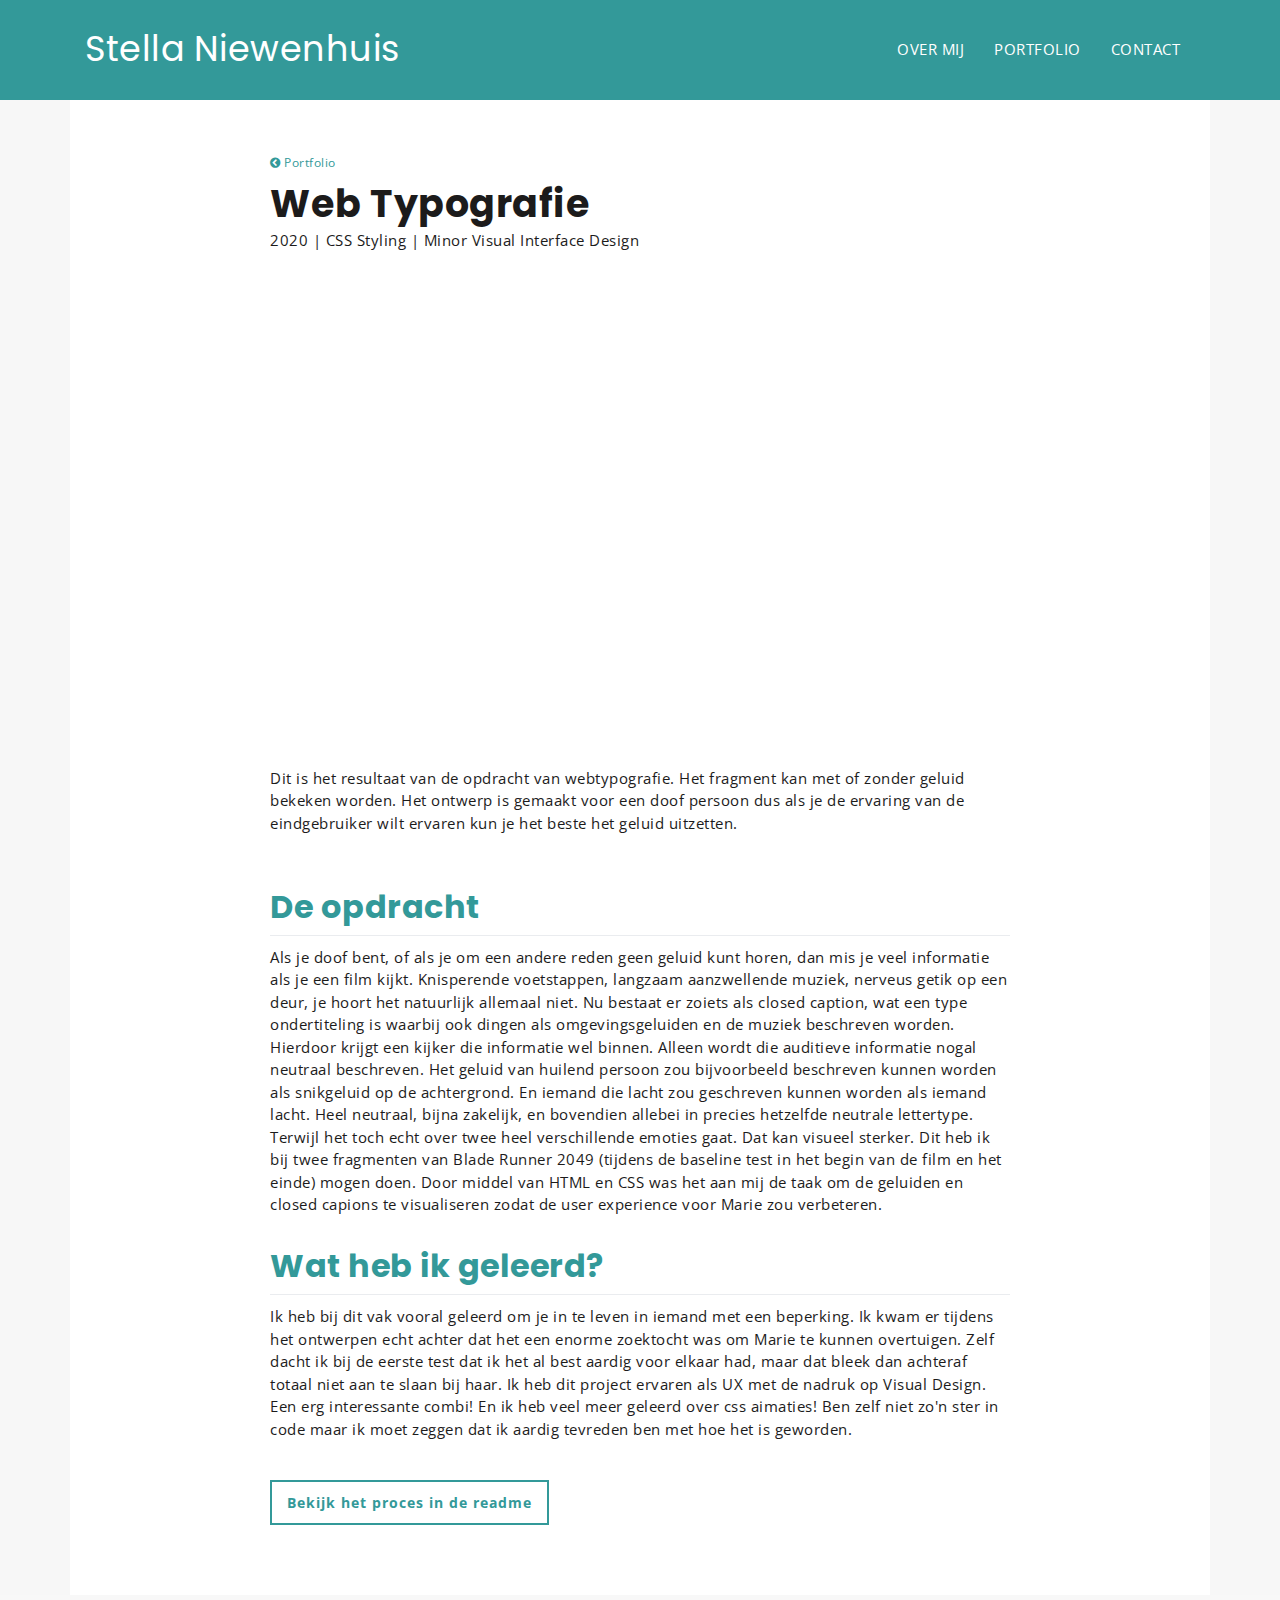
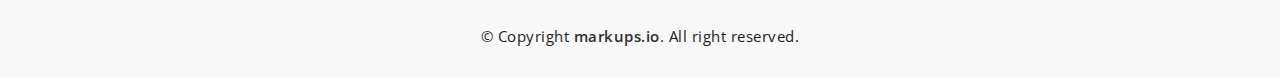
<file: webtypo2.html>
<!DOCTYPE html>
<html lang="nl">

<head>
    <meta charset="utf-8">
    <meta http-equiv="X-UA-Compatible" content="IE=edge">
    <meta name="viewport" content="width=device-width, initial-scale=1">
    <!-- The above 3 meta tags *must* come first in the head; any other head content must come *after* these tags -->
    <title>Stella: Portfolio</title>
    <!-- Favicon -->
    <link rel="shortcut icon" type="image/icon" href="assets/images/favicon.ico" />
    <!-- Font Awesome -->
    <link href="https://maxcdn.bootstrapcdn.com/font-awesome/4.6.3/css/font-awesome.min.css" rel="stylesheet">
    <!-- Bootstrap -->
    <link href="assets/css/bootstrap.min.css" rel="stylesheet">
    <!-- Slick slider -->
    <link href="assets/css/slick.css" rel="stylesheet">
    <!-- Gallery Lightbox -->
    <link href="assets/css/magnific-popup.css" rel="stylesheet">
    <!-- Theme color -->
    <link id="switcher" href="assets/css/theme-color/default-theme.css" rel="stylesheet">

    <!-- Main Style -->
    <link href="style.css" rel="stylesheet">

    <!-- Fonts -->

    <!-- Open Sans for body font -->
    <link href="https://fonts.googleapis.com/css?family=Open+Sans:300,400,400i,600,700,800" rel="stylesheet">
    <!-- Poppins for Title -->
    <link href="https://fonts.googleapis.com/css?family=Poppins" rel="stylesheet">



    <!-- HTML5 shim and Respond.js for IE8 support of HTML5 elements and media queries -->
    <!-- WARNING: Respond.js doesn't work if you view the page via file:// -->
    <!--[if lt IE 9]>
      <script src="https://oss.maxcdn.com/html5shiv/3.7.2/html5shiv.min.js"></script>
      <script src="https://oss.maxcdn.com/respond/1.4.2/respond.min.js"></script>
    <![endif]-->
</head>

<body>

    <!-- Start Header -->
    <header id="mu-header" class="mu-header-work" role="banner">
        <div class="container">
            <nav class="navbar navbar-default mu-navbar">
                <div class="container-fluid">
                    <!-- Brand and toggle get grouped for better mobile display -->
                    <div class="navbar-header">
                        <button type="button" class="navbar-toggle collapsed" data-toggle="collapse" data-target="#bs-example-navbar-collapse-1" aria-expanded="false">
                            <span class="sr-only">Toggle navigation</span>
                            <span class="icon-bar"></span>
                            <span class="icon-bar"></span>
                            <span class="icon-bar"></span>
                        </button>

                        <!-- Text Logo -->
                        <a class="navbar-brand" href="index.html">Stella Niewenhuis</a>

                    </div>

                    <!-- Collect the nav links, forms, and other content for toggling -->
                    <div class="collapse navbar-collapse" id="bs-example-navbar-collapse-1">
                        <ul class="nav navbar-nav mu-menu navbar-right">
                            <!--                    <li><a href="#">HOME</a></li>-->
                            <li><a href="index.html#mu-about">OVER MIJ</a></li>
                            <!--                            <li><a href="/index.html#mu-service">SERVICES</a></li>-->
                            <li><a href="index.html#mu-portfolio">PORTFOLIO</a></li>
                            <!--                    <li><a href="#mu-testimonials">TESTIMONIALS</a></li>-->
                            <li><a href="index.html#mu-contact">CONTACT</a></li>
                        </ul>
                    </div><!-- /.navbar-collapse -->
                </div><!-- /.container-fluid -->
            </nav>
        </div>
    </header>
    <!-- End Header -->
    <!-- Start text work -->
    <main role="main">
        <!-- Start About -->
        <section id="mu-about">
            <div class="container">



                <div class="row">
                    <div class="col-md-12">

                        <div class="mu-portfolio-item">
                            <div class="text-work">


                                <a href="index.html#mu-portfolio"><i class="fa fa-chevron-circle-left"></i> Portfolio</a>


                                <h1>Web Typografie</h1>
                                <p>2020 | CSS Styling | Minor Visual Interface Design </p>
                            </div>

                            <div style="position: relative; padding-bottom: 61.120543293718164%; height: 0;"><iframe src="https://www.loom.com/embed/42ef853a4fa8473ca6c8fa027151840c" frameborder="0" webkitallowfullscreen mozallowfullscreen allowfullscreen style="position: absolute; top: 0; left: 0; width: 100%; height: 100%;"></iframe></div>
                            <br>
                            <p>Dit is het resultaat van de opdracht van webtypografie. Het fragment kan met of zonder geluid bekeken worden. Het ontwerp is gemaakt voor een doof persoon dus als je de ervaring van de eindgebruiker wilt ervaren kun je het beste het geluid uitzetten. </p>
                            <br>
                            <br>
                            <h2>De opdracht</h2>
                            <p>Als je doof bent, of als je om een andere reden geen geluid kunt horen, dan mis je veel informatie als je een film kijkt. Knisperende voetstappen, langzaam aanzwellende muziek, nerveus getik op een deur, je hoort het natuurlijk allemaal niet. Nu bestaat er zoiets als closed caption, wat een type ondertiteling is waarbij ook dingen als omgevingsgeluiden en de muziek beschreven worden. Hierdoor krijgt een kijker die informatie wel binnen.

                                Alleen wordt die auditieve informatie nogal neutraal beschreven. Het geluid van huilend persoon zou bijvoorbeeld beschreven kunnen worden als snikgeluid op de achtergrond. En iemand die lacht zou geschreven kunnen worden als iemand lacht. Heel neutraal, bijna zakelijk, en bovendien allebei in precies hetzelfde neutrale lettertype. Terwijl het toch echt over twee heel verschillende emoties gaat.

                                Dat kan visueel sterker.

                                Dit heb ik bij twee fragmenten van Blade Runner 2049 (tijdens de baseline test in het begin van de film en het einde) mogen doen. Door middel van HTML en CSS was het aan mij de taak om de geluiden en closed capions te visualiseren zodat de user experience voor Marie zou verbeteren.</p>
                            <br>
                            <h2>Wat heb ik geleerd?</h2>
                            <p>Ik heb bij dit vak vooral geleerd om je in te leven in iemand met een beperking. Ik kwam er tijdens het ontwerpen echt achter dat het een enorme zoektocht was om Marie te kunnen overtuigen. Zelf dacht ik bij de eerste test dat ik het al best aardig voor elkaar had, maar dat bleek dan achteraf totaal niet aan te slaan bij haar. Ik heb dit project ervaren als UX met de nadruk op Visual Design. Een erg interessante combi! En ik heb veel meer geleerd over css aimaties! Ben zelf niet zo'n ster in code maar ik moet zeggen dat ik aardig tevreden ben met hoe het is geworden.</p>

                            <a href="https://github.com/stellaniewenhuis/webtypo/blob/master/README.md" target="_blank" class="mu-resume-btn">Bekijk het proces in de readme</a>

                        </div>
                    </div>
                </div>
            </div>
        </section>
    </main>
    <!-- Start footer -->
    <footer id="mu-footer" role="contentinfo">
        <div class="container">
            <div class="mu-footer-area">
                <p class="mu-copy-right">&copy; Copyright <a rel="nofollow" href="http://markups.io">markups.io</a>. All right reserved.</p>
            </div>
        </div>

    </footer>
    <!-- End footer -->



    <!-- jQuery library -->
    <script src="https://ajax.googleapis.com/ajax/libs/jquery/1.11.3/jquery.min.js"></script>
    <!-- Include all compiled plugins (below), or include individual files as needed -->
    <!-- Bootstrap -->
    <script src="assets/js/bootstrap.min.js"></script>
    <!-- Slick slider -->
    <script type="text/javascript" src="assets/js/slick.min.js"></script>
    <!-- Filterable Gallery js -->
    <script type="text/javascript" src="assets/js/jquery.filterizr.min.js"></script>
    <!-- Gallery Lightbox -->
    <script type="text/javascript" src="assets/js/jquery.magnific-popup.min.js"></script>
    <!-- Ajax contact form  -->
    <script type="text/javascript" src="assets/js/app.js"></script>
    <!-- Featured Slider -->
    <script type="text/javascript" src="assets/js/typed.min.js"></script>
    <!-- On scroll JS  -->
    <script src="assets/js/jquery.appear.js"></script>
    <!-- Progress Bar -->
    <script type="text/javascript" src="assets/js/jquery.lineProgressbar.js"></script>


    <!-- Custom js -->
    <script type="text/javascript" src="assets/js/custom.js"></script>




</body>

</html>
</file>
<file: assets/css/theme-color/default-theme.css>
/*=======================================
Template Design By MarkUps	
Author URI : http://www.markups.io/
========================================*/



.mu-primary-btn:hover,
.mu-primary-btn:focus,
.mu-filter-link:hover,
.mu-filter-imglink:hover,
.mu-filter-link:focus,
.mu-filter-imglink:focus,
.mu-simplefilter li:hover,
.mu-simplefilter li.active,
.mu-copy-right a:hover,
.mu-copy-right a:focus {
	color: #339999;
}

.mu-send-msg-btn:hover,
.mu-send-msg-btn:focus,
.mu-social-media a:hover,
.mu-social-media a:focus {
	border: 1px solid #339999;
	color: #339999;
}

.mu-testimonial-slide .slick-dots li button:hover,
.mu-testimonial-slide .slick-dots li button:focus,
.mu-testimonial-slide .slick-dots li.slick-active button,
.mu-resume-btn:hover,
.mu-resume-btn:focus,
.mu-header-dot,
.mu-filter-item-content,
.mu-contact-top-single .mu-icon,
.mu-skill-progress-bar .mu-pro-bar,
#mu-featured-slider,
#mu-header.mu-fixed-nav {
	background-color: #339999;
}

.mu-contact-form .form-control:focus {
	border: 1px solid #339999;    
} 

.mu-resume-btn,
.mu-service-icon-box {
	border: 2px solid #339999;
	color: #339999;
}


.mu-pro-bar .proggress {
	background-color: #339999 !important;
}
</file>
<file: style.css>
/*
Template Name: Kevin
Author: MarkUps
Author URI: http://www.markups.io/
Version: 1.0
*/


/* Table of Content
==================================================
#BASIC TYPOGRAPHY
#HEADER
#MENU
#FEATURED SLIDER
#ABOUT US
#PORTFOLIO
#CONTACT US
#FOOTER
#RESPONSIVE STYLE
*/


/*--------------------*/
/* BASIC TYPOGRAPHY */
/*--------------------*/

body,
html {
    overflow-x: hidden;
}

body {
    font-family: 'Open Sans', sans-serif;
    font-size: 15px;
    letter-spacing: 0.5px;
    line-height: 1.5;
    color: #1c1b1b;
}

ul {
    padding: 0;
    margin: 0;
}

ul li {
    list-style: disc;
    font-size: 17px;
    line-height: 1.59;
}

a {
    text-decoration: none;
    color: #2f2f2f;
}

a:hover,
a:focus {
    outline: none;
    text-decoration: none;
}

h1,
h2,
h3,
h4,
h5,
h6 {
    font-family: 'Poppins', sans-serif;
    font-weight: 700;
    margin-top: 0;
}


h1 {
    font-size: 38px;
    margin-top: 10px;
    margin-bottom: 5px;

}

h2 {
    font-size: 32px;
    line-height: 1.13;
}

h3 {
    font-size: 26px;

}

h4 {
    font-size: 22px;
}

h5 {
    font-size: 20px;
}

h6 {
    font-size: 18px;
}

img {
    border: none;
    max-width: 100%;
}

code {
    background-color: #ee6e73;
    border-radius: 2px;
    color: #fff;
    padding: 2px 4px;
}

pre {
    background-color: #f8f8f8;
    border: 1px solid #eee;
    border-radius: 4px;
    padding: 10px;
}

pre code {
    background-color: transparent;
    color: #333;
}

del {
    text-decoration-color: #ee6e73;
}

kbd {
    background-color: #ddd;
    padding: 4px 6px;
    border-radius: 2px;
    color: ;
}

address {
    line-height: 1.5;
    padding-left: 10px;
}

dl dt {
    font-weight: 700;
}

dl dd {
    margin-left: 0;
}

blockquote {
    background-color: #f8f8f8;
    border-radius: 0 4px 4px 0;
    padding: 5px 15px;

}

blockquote p {
    margin-top: 10px;
}

button {
    padding: 5px 15px;
    border: none;
}

button:focus {
    outline: none;
    border: none;
}

/*Wordpress default class*/

.alignleft {
    float: left;
    margin-right: 8px;
}

.aligncenter {
    display: block;
    margin: 10px auto;
}

.alignright {
    float: right;
    margin-left: 8px;
}

.alignnone {
    max-width: 100%;
}

.wp-caption-text {
    font-size: 12px;
    font-style: italic;
    text-align: center;
}

/* ========= BUTTON =========*/

.mu-primary-btn {
    background-color: transparent;
    border-radius: 4px;
    border: 2px solid #ffffff;
    color: #fff;
    display: inline-block;
    font-size: 14px;
    font-weight: 700;
    letter-spacing: 1.5px;
    padding: 12px 35px;
    -webkit-transition: all 0.5s;
    transition: all 0.5s;
}

.mu-primary-btn:hover,
.mu-primary-btn:focus {
    background-color: #fff;
}

.mu-send-msg-btn {
    border-radius: 4px;
    border: 1px solid #888;
    background-color: transparent;
    color: #555;
    font-size: 13px;
    font-weight: 600;
    letter-spacing: 1px;
    text-align: center;
    padding: 14px 24px;
    margin-top: 10px;
    -webkit-transition: all 0.5s;
    transition: all 0.5s;
    width: 130px;
}

.mu-send-msg-btn:hover,
.mu-send-msg-btn:focus {
    background-color: #fff;
}



/*--------------------*/
/* HEADER */
/*--------------------*/


#mu-header {
    display: inline;
    float: left;
    width: 100%;
    position: absolute;
    left: 0;
    right: 0;
    top: 0;
    padding: 25px 0;
    z-index: 999;
    transition: all 0.5s;
    /*    background-color:#339999 !important;*/
}


.mu-header-work {
    background-color: #339999;
}


.navbar-default .navbar-brand,
.navbar-default .navbar-brand:hover,
.navbar-default .navbar-brand:focus {
    color: #fff;
    font-size: 35px;
    font-family: 'Poppins', sans-serif;
    margin-top: 0;
    /*    width: 120px;*/
    line-height: 18px;
}

.navbar-brand img {
    margin-top: -7px;
}

#mu-header.mu-fixed-nav {
    width: 100%;
    position: fixed;
    padding: 15px 0;
}


/*--------------------*/
/* MENU */
/*--------------------*/

.mu-navbar {
    background-color: transparent;
    border: none;
    border-radius: 0;
    margin-bottom: 0;

}

.mu-menu {
    margin-top: 4px;
}

.navbar-default .mu-menu li a {
    color: #fff;
    font-size: 15px;
    font-weight: 400;
    padding: 0;
    margin: 10px 15px;
    transition: all 0.5s;
    position: relative;
}

.navbar-default .mu-menu li a::after {
    background-color: #fff;
    content: '';
    height: 2px;
    width: 100%;
    position: absolute;
    bottom: -5px;
    left: 0;
    transform: scale(0);
    transition: all 0.5s;
}

.navbar-default .mu-menu li a:hover,
.navbar-default .mu-menu li a:focus,
.navbar-default .navbar-nav > .active > a,
.navbar-default .navbar-nav > .active > a:focus,
.navbar-default .navbar-nav > .active > a:hover {
    background-color: transparent;
    color: #fff;
}

.navbar-default .mu-menu li a:hover::after,
.navbar-default .mu-menu li a:focus::after,
.navbar-default .navbar-nav > .active > a:focus::after,
.navbar-default .navbar-nav > .active > a:hover::after {
    transform: scale(1);
}


/*--------------------*/
/* FEATURED SLIDER */
/*--------------------*/

#mu-featured-slider {
    background-attachment: fixed;
    background-size: cover;
    background-image: url(assets/images/IMG_0823.JPG);
    background-position: center center;
    display: inline;
    float: left;
    width: 100%;
}

.text-work {
    margin-top: 80px;
    margin-bottom: 40px;
}

.mu-featured-area {
    display: inline;
    float: left;
    width: 100%;
    padding: 28% 10%;
    text-align: center;
}

.mu-featured-area h1 {
    font-size: 60px;
    color: #fff;
    font-weight: 700;
    margin-bottom: 0;
    line-height: 1;
}

.mu-featured-slider-wrapper {
    display: inline;
    float: left;
    width: 100%;
}

.mu-featured-slider {
    display: inline;
    float: left;
    width: 100%;
}

.mu-featured-slider p,
#typed {
    color: #fff;
    font-size: 30px;
    font-weight: 300;
}

.mu-featured-slider span,
#typed span,
.typed-cursor {
    color: #fff;
    font-size: 30px;
    font-weight: 600;
}

.mu-featured-content {
    margin-top: 15px;
    display: inline;
    float: left;
    width: 100%;
}

.mu-featured-content p {
    color: #fff;
}

.mu-featured-content a {
    margin-top: 35px;
}


/*--------------------*/
/* ABOUT ME */
/*--------------------*/


#mu-about {
    background-color: #f7f7f7;
    display: inline;
    float: left;
    width: 100%;
}

.mu-about-area {
    display: inline;
    float: left;
    padding-top:100px;
    width: 100%;
}

.mu-about-header {
    display: inline;
    float: left;
    text-align: center;
    padding: 0 120px;
    width: 100%;
}

.mu-heading-title {
    color: #1c1b1b;
    margin-bottom: 15px;
    position: relative;
}

.mu-about-content {
    background-color: #fff;
    display: inline;
    float: left;
    margin-top: 70px;
    padding: 20px;
    width: 100%;
}

.mu-portfolio-item {
    background-color: #fff;
    display: inline;
    float: left;
    margin-top: 70px;
    padding-left: 200px;
    padding-right: 200px;
    padding-bottom: 70px;
    width: 100%;
}

.mu-about-content-left {
    display: inline;
    float: left;
    width: 100%;
}

.mu-about-content-right {
    display: inline;
    float: left;
    margin-top: 20px;
    width: 100%;
}

/* toegevoegde code*/
.mu-about-content-middle {
    display: inline;
    float: center;
    text-align: center;
    margin-top: 20px;
    text-align: center;
    width: 100%;
}

.mu-skill-progress-bar {
    display: inline;
    float: left;
    width: 100%;
}

.mu-skill-progress-bar h3 {
    margin-top: 20px;
}

.mu-skill-progress-bar > span {
    display: block;
    margin-bottom: 5px;
    font-size: 15px;
    font-weight: 700;
    color: #444;
}

.mu-skill-progress-bar .mu-pro-bar {
    width: 100%;
    margin-bottom: 15px;
    text-align: center;
}

.mu-pro-percentage {
    display: inline-block;
    padding: 5px 0;
    color: #fff;
}

.mu-pro-bar .progressbar {
    position: relative;
}

.mu-pro-bar .proggress {
    height: 24px !important;
    width: 10px;
}

.mu-pro-bar .percentCount {
    position: absolute;
    top: 0;
    left: 48%;
    color: #fff;
}

.mu-social-media {
    display: inline;
    float: left;
    width: 100%;
}

.mu-social-media h3 {
    margin-top: 20px;
}

.mu-social-media a {
    border-radius: 50%;
    display: inline-block;
    font-size: 15px;
    border: 1px solid #333;
    width: 35px;
    height: 35px;
    line-height: 32px;
    text-align: center;
    margin: 5px 5px;
    -webkit-transition: all 0.5s;
    transition: all 0.5s;

}

.mu-resume-btn {
    margin-top: 30px;
    display: inline-block;
    padding: 10px 15px;
    font-size: 14px;
    font-weight: 700;
    letter-spacing: 1px;
    -webkit-transition: all 0.5s;
    transition: all 0.5s;
}

.mu-resume-btn:hover,
.mu-resume-btn:focus {
    color: #fff;
}


/*--------------------*/
/* PORTFOLIO */
/*--------------------*/


#mu-portfolio {
    background-color: #f8f8f8;
    display: inline;
    float: left;
    width: 100%;
}

.mu-portfolio-area {
    display: inline;
    float: left;
    padding: 100px 0;
    width: 100%;
}

.mu-portfolio-header {
    display: inline;
    float: left;
    text-align: center;
    width: 100%;
}

.mu-heading-title {
    color: #1c1b1b;
    margin-bottom: 15px;
    position: relative;
}

.mu-header-dot {
    border-radius: 0;
    height: 3px;
    width: 75px;
    display: inline-block;
    margin-bottom: 20px;
}

.mu-portfolio-content {
    display: inline;
    float: left;
    margin-top: 30px;
    width: 100%;
}

.mu-portfolio-filter-area {
    display: inline;
    float: left;
    width: 100%;
    margin-top: 30px;
}

.filtr-item {
    margin-bottom: 0px;
    padding: 16px;
}

.filtr-item h4 {
    font-size: 18px;
    letter-spacing: 1px;
}

.filtr-item span {
    font-size: 18px;
    letter-spacing: 1px;
    font-weight: 600;
}

.mu-filter-item-content {
    position: absolute;
    left: 16px;
    top: 16px;
    right: 16px;
    bottom: 16px;
    color: #fff;
    padding-top: 25%;
    text-align: center;
    -webkit-transition: all 0.5s;
    transition: all 0.5s;
    opacity: 0;
}

.mu-item-thumbonail {
    display: inline;
    float: left;
    overflow: hidden;
    width: 100%;
}

.mu-item-thumbonail img {
    -webkit-transform: scale(1);
    transform: scale(1);
    -webkit-transition: all 0.5s;
    transition: all 0.5s;
}

.filtr-item:hover .mu-item-thumbonail img {
    -webkit-transform: scale(1.1);
    transform: scale(1.1);
}

.filtr-item:hover .mu-filter-item-content {
    opacity: 0.94;
}

.mu-filter-link,
.mu-filter-imglink {
    border-radius: 50%;
    background: #1b1c29;
    color: #fff;
    height: 35px;
    padding: 0 6px;
    width: 35px;
    line-height: 35px;
    display: inline-block;
    font-size: 15px;
    margin-right: 10px;
    margin-top: 5px;
    -webkit-transition: all 0.5s;
    -o-transition: all 0.5s;
    transition: all 0.5s;

}

.mu-filter-link:hover,
.mu-filter-imglink:hover,
.mu-filter-link:focus,
.mu-filter-imglink:focus {
    background-color: #fff;
}

/*--------------------*/
/* CONTACT US */
/*--------------------*/

#mu-contact {
    background-color: #fff;
    display: inline;
    float: left;
    width: 100%;
}

.mu-contact-area {
    display: inline;
    float: left;
    padding: 100px 0;
    width: 100%;
}

.mu-contact-header {
    display: inline;
    float: left;
    text-align: center;
    width: 100%;
    padding: 0 120px;
}


/*--------------------*/
/* FOOTER */
/*--------------------*/


#mu-footer {
    background-color: #f8f8f8;
    display: inline;
    float: left;
    width: 100%;
}

.mu-footer-area {
    display: inline;
    float: left;
    padding: 30px 0;
    text-align: center;
    width: 100%;
}

.mu-copy-right {
    margin-bottom: 0;
}

.mu-copy-right a {
    font-weight: 600;
    -webkit-transition: all 0.5s;
    -o-transition: all 0.5s;
    transition: all 0.5s;
}


/*--------------------*/
/* STELLA's code*/
/*--------------------*/

/**code Stella*/
*/ .text-work {
    font-family: 'Poppins', sans-serif;
    display: inline-block;
    margin: 0 0 0 -15px;
}

.text-work a {
    color: #339999;
    font-size: 12px;
}


.back-button :hover {
    color: black;
}


div .new {
    position: absolute;
    z-index: 2;
    background-color: #339999;
    border-radius: 100%;
    width: 4em;
    display: flex;
    align-items: center;
    justify-content: center;
    height: 4em;
    left: -1em;
    top: -1em;
    box-shadow: 0 5px 5px rgb(0 0 0 / 15%);
}

div .new p {
    margin: 0;
    color: white;
    font-size: 12px;
}


#email {
    color: #339999;
    font-size: 12px;

}


/* bron: https://codepen.io/alxfyv/pen/qQEPxP*/
/* outer wrapper: set max-width & max-height; max-height greater than padding-bottom % will be ineffective and height will = padding-bottom % of max-width */
#Iframe-Master-CC-and-Rs {
    max-width: 100%;
    max-height: 100%;
    overflow: hidden;

}

/* inner wrapper: make responsive */
.responsive-wrapper {
    position: relative;
    height: 0;
    /* gets height from padding-bottom */

    /* put following styles (necessary for overflow and scrolling handling on mobile devices) inline in .responsive-wrapper around iframe because not stable in CSS:
    -webkit-overflow-scrolling: touch; overflow: auto; */

}

.responsive-wrapper iframe {
    position: absolute;
    top: 0;
    left: 0;
    width: 100%;
    height: 100%;

    margin: 0;
    padding: 0;
    border: none;
}

/* padding-bottom = h/w as % -- sets aspect ratio */
/* YouTube video aspect ratio */
.responsive-wrapper-wxh-572x612 {
    padding-bottom: 70%;
}

/* general styles */
/* ============== */
.set-border {
    border: 2px inset #4f4f4f;
}

.set-box-shadow {
    -webkit-box-shadow: 4px 4px 14px #4f4f4f;
    -moz-box-shadow: 4px 4px 14px #4f4f4f;
    box-shadow: 4px 4px 14px #4f4f4f;
}

.set-padding {
    /*  padding: 40px;*/
}

.set-margin {
    margin: 30px;
}

.center-block-horiz {
    margin-left: auto !important;
    margin-right: auto !important;
}

/*einde bron*/

/*https://www.w3schools.com/howto/howto_css_responsive_iframes.asp*/

.mu-social-media a {
    float: right;
}


.cv {
    float: right;
    color: #339999;
    font-size: 12px;
}

.link {
    color: #339999;
}


#kopjes {
    border-bottom: 0;
    padding: 0;
    font-size:23px;
    font-weight:300;
}


div .mu-about-content ul li {
    /*    list-style-type: circle;*/
    font-size: 15px;
    list-style-position: inside;
    margin-left: 15px;
    /*    display: inline;*/
}

div .mu-about-content h2,
h3 {
    border-bottom: 1px solid #eaecef;
    padding-bottom: .3em;
    color: #339999;
}

div .mu-about-content p {
    line-height: 1.5;
}

div .mu-portfolio-item ul li {
    font-size: 15px;
    list-style-position: inside;
    margin-left: 15px;
}

div .mu-portfolio-item h2,
h3 {
    border-bottom: 1px solid #eaecef;
    padding-bottom: .3em;
    color: #339999;
}

div .mu-about-content p {
    line-height: 1.5;
    width:90%;
}

/*--------------------*/
/* RESPONSIVE STYLE */
/*--------------------*/

@media (max-width: 1199px) {

    .navbar-brand img {
        width: 145px;
        margin-top: -10px;
    }

    .navbar-default .mu-menu li a {
        margin: 10px 12px 5px;
    }

    .mu-about-content-right {
        margin-top: 0;
    }

    .mu-skill-progress-bar h3 {
        margin-top: 0;
    }

    .mu-portfolio-item {
        background-color: #fff;
        display: inline;
        float: left;
        margin-top: 70px;
        padding: 20px;
        width: 100%;
    }



}

@media (max-width: 991px) {

    .navbar-default .mu-menu li a {
        font-size: 14px;
        margin: 10px 5px;
    }

    .mu-primary-btn {
        font-size: 14px;
        padding: 12px 22px;
    }

    .mu-simplefilter li {
        margin-bottom: 10px;
    }

    .mu-about-header,
    .mu-service-header,
    .mu-contact-header {
        padding: 0;
    }

    .mu-featured-area {
        padding: 28% 5%;
    }

    .mu-about-content-left img {
        width: 100%;
    }

    .mu-about-content-right {
        margin-top: 50px;
    }

    .mu-filter-item-content {
        padding-top: 18%;
    }

    .filtr-item h4 {
        font-size: 16px;
    }

    .mu-testimonial-slide li.slick-slide,
    .mu-contact-content {
        padding: 0 50px;
    }

    .mu-portfolio-item {
        background-color: #fff;
        display: inline;
        float: left;
        margin-top: 70px;
        padding: 20px;
        width: 100%;
    }

}

@media (max-width: 767px) {
    .navbar-default .navbar-toggle {
        border-color: #fff;
    }

    .navbar-default .navbar-toggle:hover,
    .navbar-default .navbar-toggle:focus {
        background-color: transparent;
    }

    .navbar-default .navbar-toggle .icon-bar {
        background-color: #fff;
    }

    .navbar-default .navbar-collapse,
    .navbar-default .navbar-form {
        background-color: rgba(0, 0, 0, 0.8);
        text-align: center;
    }

    .navbar-default .mu-menu li a {
        display: inline-block;
    }

    .mu-team-content .row > div {
        width: 49.5%;
        float: left;
    }

    .mu-testimonial-slide li {
        padding: 0 15px;
    }

    .mu-filter-item-content {
        padding-top: 25%;
    }

    .mu-contact-top-single {
        margin-bottom: 25px;
    }

    .mu-portfolio-item {
        background-color: #fff;
        display: inline;
        float: left;
        margin-top: 70px;
        padding: 20px;
        width: 100%;
    }

}


@media (max-width: 640px) {

    #mu-header.mu-fixed-nav {
        padding: 10px 0;
    }

    .mu-featured-slider-content {
        left: 0;
        right: 0;
        bottom: 0;
        top: 30%;
        padding: 0 10px;
    }

    .mu-featured-slider-content h2 {
        font-size: 20px;
        margin-bottom: 5px;
    }

    .mu-featured-slider-content p {
        font-size: 12px;
    }

    .mu-primary-btn {
        font-size: 12px;
        padding: 10px 12px;
        margin-top: 15px;
    }

    .slick-dots {
        bottom: 15px;
    }

    .mu-portfolio-item {
        background-color: #fff;
        display: inline;
        float: left;
        margin-top: 70px;
        padding: 20px;
        width: 100%;
    }

}


@media (max-width: 480px) {

    #mu-header {
        padding: 10px 0;
    }

    .navbar-default .navbar-brand,
    .navbar-default .navbar-brand:hover,
    .navbar-default .navbar-brand:focus {
        font-size: 25px;
        margin-top: 0px;
    }

    .navbar-toggle {
        padding: 7px 8px;
    }

    .navbar-toggle .icon-bar {
        width: 18px;
    }

    h2 {
        font-size: 25px;
    }

    .mu-heading-title {
        margin-bottom: 10px;
    }

    .mu-about-content-single h4 {
        margin-bottom: 18px;
    }

    .mu-simplefilter li {
        padding: 1rem 1.3rem;
        font-size: 14px;
    }

    .mu-team-social-info a {
        width: 35px;
        height: 35px;
        font-size: 16px;
        line-height: 35px;
    }

    .mu-contact-form button {
        width: 100%;
    }

    .filtr-item h4 {
        font-size: 14px;
    }

    .mu-featured-area h1 {
        font-size: 40px;
    }

    .mu-featured-slider p,
    #typed,
    #typed span {
        font-size: 18px;
    }

    .mu-featured-content p {
        font-size: 14px;
    }

    .mu-filter-item-content {
        padding-top: 20%;
    }

    .mu-featured-area {
        padding: 20% 5%;
    }

    .mu-portfolio-item {
        background-color: #fff;
        display: inline;
        float: left;
        margin-top: 70px;
        padding: 20px;
        width: 100%;
    }


}


@media (max-width: 360px) {

    .mu-featured-slider-content {
        top: 49%;
    }

    .mu-featured-slider-content p,
    .mu-featured-slider-content .mu-primary-btn {
        display: none;
    }

    .mu-featured-slider-content h2 {
        font-size: 18px;
        margin-bottom: 0;
    }

    .mu-filter-item-content {
        padding-top: 25%;
        padding-left: 5px;
        padding-right: 5px;
    }

    .filtr-item h4 {
        font-size: 12px;
    }

    .mu-team-content .row > div {
        width: 100%;
    }

    .mu-simplefilter li {
        padding: 1rem 1rem;
        font-size: 12px;
    }

    .mu-portfolio-content .col-xs-6 {
        width: 100%;
    }

    .mu-testimonial-slide li.slick-slide,
    .mu-contact-content {
        padding: 0;
    }

    .mu-portfolio-item {
        background-color: #fff;
        display: inline;
        float: left;
        margin-top: 70px;
        padding: 20px;
        width: 100%;
    }


}



@media (max-width: 320px) {}
</file>
